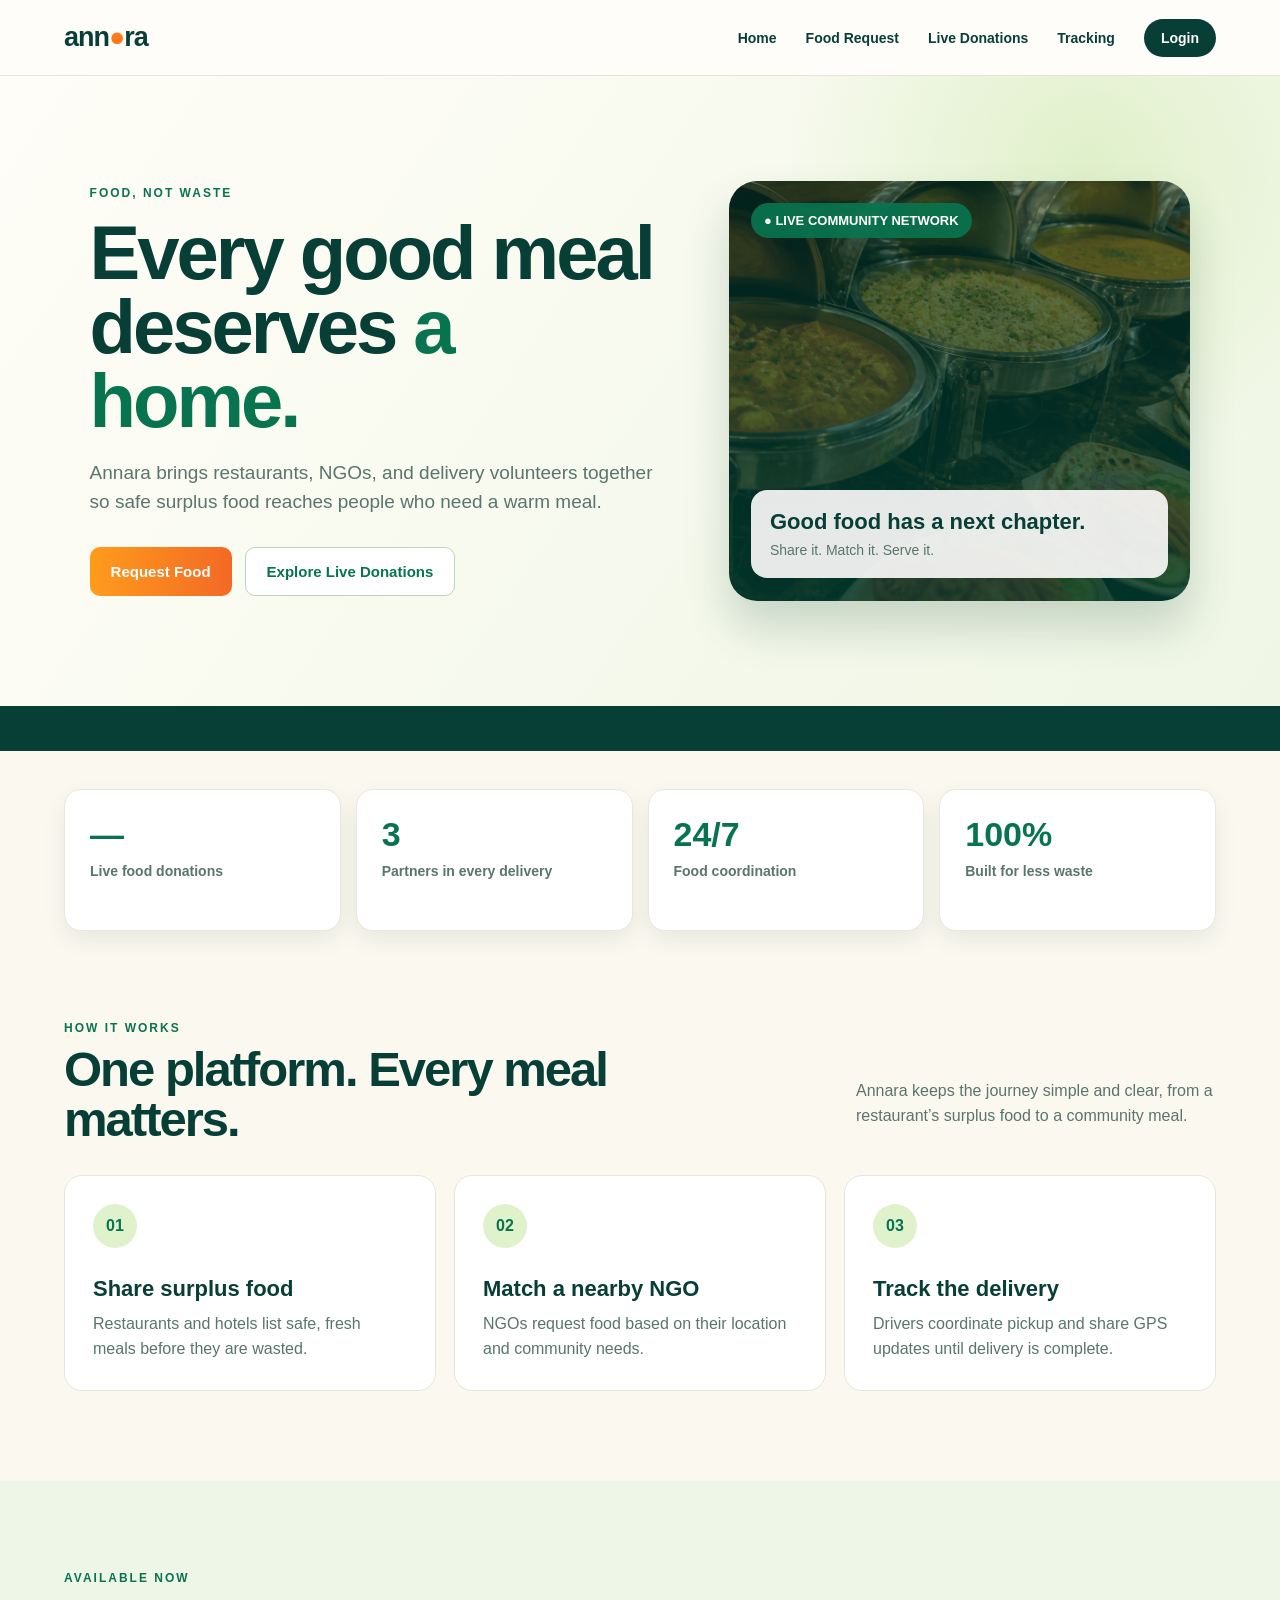
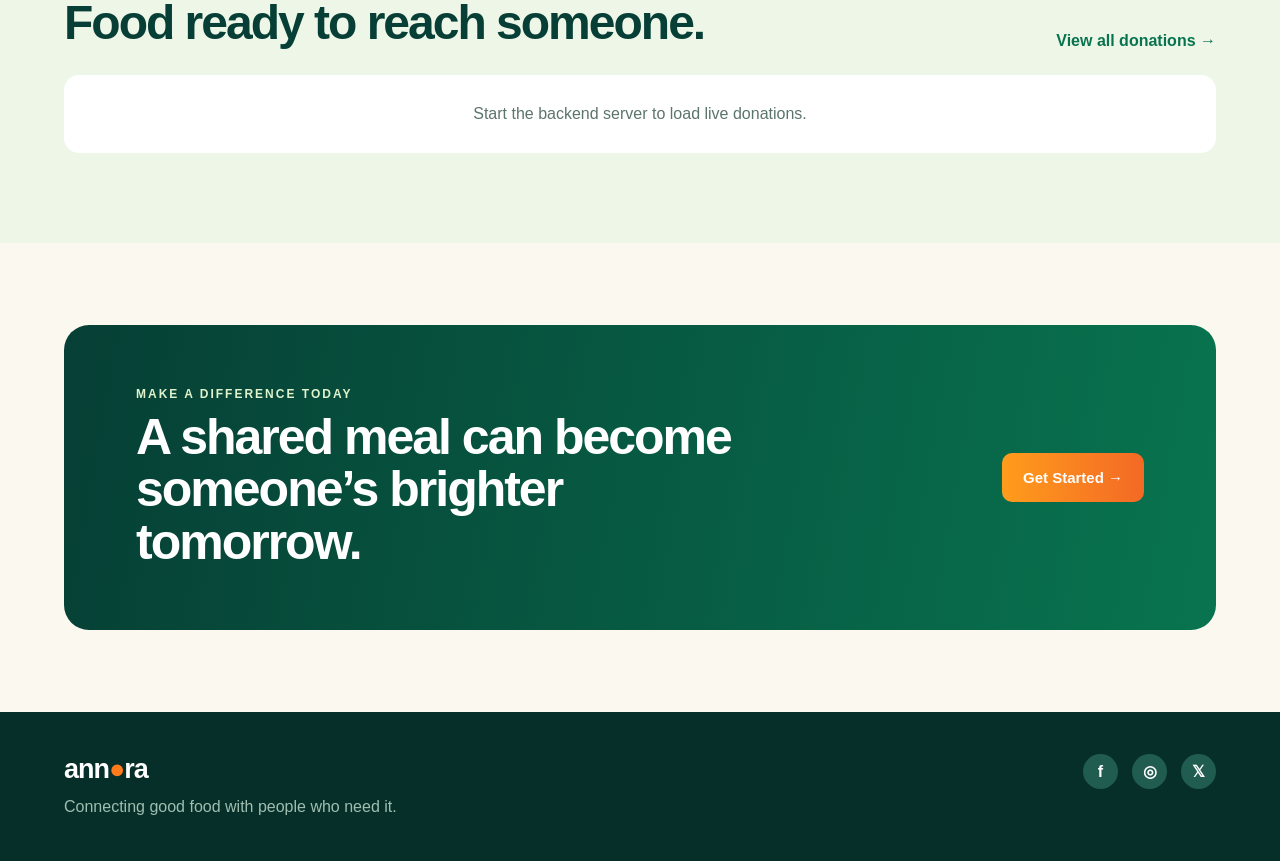
<file: food donation app/index.html>
<!DOCTYPE html>
<html lang="en">
<head>
  <meta charset="UTF-8">
  <meta name="viewport" content="width=device-width, initial-scale=1.0">
  <title>Annara | Food, Not Waste</title>
  

  <style>
    /* Clickable donation cards */

.donation-card {
  cursor: pointer;
  transition: transform 0.25s ease, box-shadow 0.25s ease;
}

.donation-card:hover {
  transform: translateY(-8px);
  box-shadow: 0 18px 30px rgba(23, 59, 50, 0.16);
}

.donation-card:hover .food-image {
  transform: scale(1.04);
}

.donation-card {
  overflow: hidden;
}

.food-image {
  transition: transform 0.35s ease;
}

.claim-button:hover {
  background: var(--green);
  color: white;
}

/* Hotel details popup */

.hotel-modal {
  display: none;
  position: fixed;
  z-index: 200;
  inset: 0;
  align-items: center;
  justify-content: center;
  padding: 20px;
  background: rgba(23, 59, 50, 0.72);
}

.hotel-popup {
  width: 100%;
  max-width: 470px;
  position: relative;
  padding: 30px;
  border-radius: 24px;
  background: #fffefa;
}

.hotel-popup h2 {
  margin-top: 5px;
  font-size: 28px;
}

.hotel-popup p {
  color: var(--muted);
  line-height: 1.55;
}

.hotel-close {
  position: absolute;
  top: 12px;
  right: 17px;
  border: none;
  background: transparent;
  color: var(--muted);
  font-size: 30px;
  cursor: pointer;
}

.hotel-details {
  margin-top: 18px;
  border-radius: 15px;
  background: var(--pale-green);
  padding: 16px;
}

.hotel-details p {
  margin: 7px 0;
  color: var(--dark);
  font-size: 14px;
}
    :root {
      --green: #147556;
      --dark: #173b32;
      --orange: #ee7838;
      --cream: #fcf9f0;
      --muted: #63746d;
      --line: #e5e2d8;
      --pale-green: #edf4e0;
    }

    * {
      box-sizing: border-box;
    }

    html {
      scroll-behavior: smooth;
    }

    body {
      margin: 0;
      background: var(--cream);
      color: var(--dark);
      font-family: Arial, sans-serif;
    }

    button {
      font-family: inherit;
      cursor: pointer;
    }

    .container {
      max-width: 1200px;
      margin: auto;
      padding-left: 30px;
      padding-right: 30px;
    }

    /* Navigation */

    .navbar {
      height: 86px;
      display: flex;
      align-items: center;
      justify-content: space-between;
    }

    .logo {
      color: var(--dark);
      font-size: 28px;
      font-weight: bold;
      letter-spacing: -1px;
      text-decoration: none;
    }

    .logo span {
      color: var(--orange);
      font-size: 14px;
      vertical-align: 4px;
    }

    .nav-links {
      display: flex;
      gap: 28px;
    }

    .nav-links a {
      color: var(--dark);
      font-size: 14px;
      font-weight: bold;
      text-decoration: none;
    }

    .top-search {
      display: flex;
      flex-wrap: nowrap;
      gap: 6px;
      margin: 8px auto 0;
      max-width: 390px;
      width: calc(100% - 40px);
    }

    .top-search input {
      flex: 1 1 170px;
      min-width: 0;
      padding: 9px 10px;
    }

    .top-search select {
      flex: 0 0 105px;
      min-width: 105px;
      padding: 9px 6px;
    }

    .main-button {
      border: none;
      border-radius: 30px;
      background: var(--green);
      color: white;
      padding: 13px 21px;
      font-size: 14px;
      font-weight: bold;
    }

    .main-button:hover {
      background: #0d583f;
    }

    /* Hero */

    .hero {
      min-height: 500px;
      display: grid;
      grid-template-columns: 1.1fr 0.9fr;
      align-items: center;
      gap: 65px;
    }

    .small-title {
      margin: 0 0 12px;
      color: var(--green);
      font-size: 12px;
      font-weight: bold;
      letter-spacing: 1.3px;
    }

    .hero h1 {
      max-width: 630px;
      margin: 0;
      font-size: 70px;
      line-height: 0.98;
      letter-spacing: -4px;
    }

    .hero h1 span {
      color: var(--orange);
    }

    .hero-description {
      max-width: 540px;
      margin: 24px 0 28px;
      color: var(--muted);
      font-size: 18px;
      line-height: 1.5;
    }

    /* Tracking Card */

    .tracking-card {
      height: 360px;
      position: relative;
      overflow: hidden;
      padding: 30px;
      border-radius: 30px;
      background: linear-gradient(135deg, #dff0ce, #f5d991);
      box-shadow: 0 20px 42px rgba(23, 59, 50, 0.13);
    }

    .tracking-card::before {
      content: "";
      width: 500px;
      height: 140px;
      position: absolute;
      left: -100px;
      bottom: 5px;
      border: 11px solid rgba(255, 255, 255, 0.42);
      border-radius: 50%;
      transform: rotate(-17deg);
    }

    .tracking-label {
      margin: 0;
      font-size: 11px;
      font-weight: bold;
      letter-spacing: 1px;
    }

    .tracking-card h2 {
      margin-top: 11px;
      font-size: 27px;
    }

    .map-route {
      width: 62%;
      position: absolute;
      top: 62%;
      left: 18%;
      border-top: 3px dashed var(--green);
      transform: rotate(7deg);
    }

    .map-point {
      z-index: 2;
      width: 57px;
      height: 57px;
      position: absolute;
      display: flex;
      align-items: center;
      justify-content: center;
      border-radius: 50%;
      background: white;
      box-shadow: 0 6px 13px rgba(0, 0, 0, 0.14);
      font-size: 27px;
    }

    .restaurant-point {
      top: 52%;
      left: 19%;
    }

    .home-point {
      top: 36%;
      right: 19%;
    }

    .rider-point {
      top: 67%;
      left: 49%;
      border: 4px solid white;
      background: var(--orange);
    }

    .track-button {
      z-index: 3;
      position: absolute;
      bottom: 22px;
      left: 28px;
      border: none;
      border-radius: 30px;
      background: white;
      color: var(--green);
      padding: 12px 17px;
      font-size: 13px;
      font-weight: bold;
    }

    .eta-box {
      position: absolute;
      right: 25px;
      bottom: 24px;
      border-radius: 15px;
      background: var(--dark);
      color: white;
      padding: 13px 16px;
      font-size: 13px;
    }

    .online-dot {
      width: 9px;
      height: 9px;
      display: inline-block;
      margin-right: 7px;
      border-radius: 50%;
      background: #b9d76e;
    }

    /* Statistics */

    .statistics {
      background: var(--dark);
      color: white;
    }

    .statistics-grid {
      max-width: 1200px;
      margin: auto;
      display: grid;
      grid-template-columns: repeat(4, 1fr);
    }

    .stat-box {
      padding: 30px;
      border-left: 1px solid #406157;
    }

    .stat-box:first-child {
      border-left: none;
    }

    .stat-box h2 {
      margin: 0;
      font-size: 30px;
    }

    .stat-box p {
      margin-bottom: 0;
      color: #bdd0c3;
      font-size: 13px;
    }

    /* Donations */

    .section {
      padding-top: 78px;
      padding-bottom: 78px;
    }

    .section h2 {
      margin: 0 0 26px;
      font-size: 38px;
      letter-spacing: -2px;
    }

    .donation-grid {
      display: grid;
      grid-template-columns: repeat(3, 1fr);
      gap: 20px;
    }

    .donation-card {
      padding: 16px;
      border: 1px solid var(--line);
      border-radius: 22px;
      background: #fffefa;
    }

    .food-image {
      width: 100%;
      height: 165px;
      display: block;
      border-radius: 14px;
      object-fit: cover;
      background: #f6dfac;
    }

    .status {
      display: inline-block;
      margin-top: 16px;
      border-radius: 30px;
      background: #e6f1d9;
      color: var(--green);
      padding: 6px 9px;
      font-size: 10px;
      font-weight: bold;
    }

    .urgent {
      background: #feeadc;
      color: #ad5529;
    }

    .donation-card h3 {
      margin: 13px 0 5px;
      font-size: 18px;
    }

    .donation-card p {
      margin: 5px 0;
      color: var(--muted);
      font-size: 13px;
    }

    .claim-button {
      width: 100%;
      margin-top: 15px;
      border: 1px solid #b8d7c8;
      border-radius: 10px;
      background: white;
      color: var(--green);
      padding: 11px;
      font-weight: bold;
    }

    /* How It Works */

    .how-section {
      background: var(--pale-green);
    }

    .steps {
      display: grid;
      grid-template-columns: repeat(3, 1fr);
      gap: 17px;
    }

    .step {
      padding: 24px;
      border-radius: 18px;
      background: white;
    }

    .step-number {
      width: 36px;
      height: 36px;
      display: flex;
      align-items: center;
      justify-content: center;
      border-radius: 50%;
      background: var(--orange);
      color: white;
      font-weight: bold;
    }

    .step h3 {
      margin: 14px 0 7px;
    }

    .step p {
      color: var(--muted);
      font-size: 14px;
      line-height: 1.45;
    }

    /* Footer */

    .footer {
      display: flex;
      flex-wrap: wrap;
      gap: 14px 24px;
      justify-content: space-between;
      padding-top: 28px;
      padding-bottom: 38px;
      color: var(--muted);
      font-size: 13px;
    }

    .social-links {
      display: flex;
      flex-wrap: wrap;
      gap: 12px;
    }

    .social-links a {
      color: var(--green);
      font-weight: 700;
      text-decoration: none;
    }

    .social-links a:hover,
    .social-links a:focus-visible {
      text-decoration: underline;
    }

    .social-links a {
      align-items: center;
      background: #e9f2ee;
      border-radius: 50%;
      display: inline-flex;
      height: 36px;
      justify-content: center;
      text-decoration: none;
      width: 36px;
    }

    .social-links a:hover,
    .social-links a:focus-visible {
      background: var(--green);
      color: #fff;
      outline: none;
    }

    .social-links svg {
      fill: currentColor;
      height: 18px;
      width: 18px;
    }

    /* Live Tracking Popup */

    .tracking-modal {
      display: none;
      position: fixed;
      z-index: 100;
      inset: 0;
      align-items: center;
      justify-content: center;
      padding: 20px;
      background: rgba(23, 59, 50, 0.72);
    }

    .tracking-popup {
      width: 100%;
      max-width: 650px;
      max-height: calc(100vh - 40px);
      position: relative;
      overflow-y: auto;
      padding: 30px;
      border-radius: 25px;
      background: #fffefa;
    }

    .tracking-popup h2 {
      margin-top: 5px;
      font-size: 30px;
    }

    .close-button {
      position: absolute;
      z-index: 2;
      top: 13px;
      right: 18px;
      width: 42px;
      height: 42px;
      border: none;
      border-radius: 50%;
      background: transparent;
      color: var(--muted);
      font-size: 30px;
      line-height: 1;
      cursor: pointer;
    }

    .live-map {
      height: 240px;
      position: relative;
      overflow: hidden;
      margin: 22px 0;
      border-radius: 19px;
      background: linear-gradient(145deg, #dcefc9, #f8dd96);
    }

    .restaurant-map {
      border: 0;
      border-radius: 14px;
      height: 220px;
      margin: 12px 0 4px;
      width: 100%;
    }

    .map-link {
      color: var(--green);
      display: inline-block;
      font-weight: 700;
      margin: 4px 0 14px;
    }

    .live-route {
      width: 76%;
      height: 8px;
      position: absolute;
      top: 49%;
      left: 12%;
      border-radius: 20px;
      background: rgba(20, 117, 86, 0.2);
    }

    .live-progress {
      width: 48%;
      height: 100%;
      border-radius: 20px;
      background: var(--green);
      transition: width 0.8s ease;
    }

    .live-icon {
      width: 52px;
      height: 52px;
      position: absolute;
      top: 39%;
      display: flex;
      align-items: center;
      justify-content: center;
      border-radius: 50%;
      background: white;
      box-shadow: 0 5px 12px rgba(0, 0, 0, 0.14);
      font-size: 25px;
    }

    .live-start {
      left: 8%;
    }

    .live-home {
      right: 8%;
    }

    .live-rider {
      left: 45%;
      border: 4px solid white;
      background: var(--orange);
      transition: left 0.8s ease;
    }

    .trip-information {
      display: flex;
      justify-content: space-between;
      border-radius: 14px;
      background: var(--pale-green);
      padding: 15px;
    }

    .trip-information small {
      display: block;
      margin-bottom: 4px;
      color: var(--muted);
    }

    .live-note {
      color: var(--green);
      font-size: 13px;
      font-weight: bold;
    }

    @media (max-width: 760px) {
      .container {
        padding-left: 20px;
        padding-right: 20px;
      }

      .nav-links {
        display: none;
      }

      .navbar {
        flex-wrap: wrap;
        height: auto;
        padding-top: 14px;
        padding-bottom: 14px;
      }

      .top-search {
        margin: 0;
        max-width: none;
        width: 100%;
      }

      .hero {
        min-height: auto;
        grid-template-columns: 1fr;
        gap: 35px;
        padding-top: 35px;
        padding-bottom: 48px;
      }

      .hero h1 {
        font-size: 50px;
        letter-spacing: -3px;
      }

      .tracking-card {
        height: 300px;
      }

      .statistics-grid {
        grid-template-columns: 1fr 1fr;
      }

      .stat-box:nth-child(3) {
        border-left: none;
      }

      .donation-grid,
      .steps {
        grid-template-columns: 1fr;
      }

      .section {
        padding-top: 58px;
        padding-bottom: 58px;
      }

      .footer {
        display: block;
      }

      .footer span {
        display: block;
        margin-top: 7px;
      }
    }
    /* Fix hotel-card grid */

.donation-grid {
  display: grid !important;
  grid-template-columns: repeat(3, minmax(0, 1fr)) !important;
  gap: 20px !important;
  align-items: start !important;
}

.donation-card {
  width: 100% !important;
  grid-column: auto !important;
  grid-row: auto !important;
  position: static !important;
}
/* Hotel names and locations column */

.hotel-list-card {
  min-height: 100%;
  padding: 20px;
  border: 1px solid var(--line);
  border-radius: 22px;
  background: #fffefa;
}

.hotel-list-card h3 {
  margin: 5px 0 6px;
  font-size: 22px;
}

.hotel-list-text {
  margin-bottom: 16px;
  color: var(--muted);
  font-size: 13px;
  line-height: 1.4;
}

.hotel-row {
  width: 100%;
  display: flex;
  align-items: center;
  gap: 10px;
  margin-top: 10px;
  border: 1px solid #e1e7dc;
  border-radius: 12px;
  background: white;
  padding: 12px;
  text-align: left;
  transition: 0.2s;
}

.hotel-row:hover {
  border-color: var(--green);
  background: #edf4e0;
  transform: translateX(4px);
}

.hotel-row span {
  font-size: 22px;
}

.hotel-row div {
  flex: 1;
}

.hotel-row b {
  display: block;
  color: var(--dark);
  font-size: 14px;
}

.hotel-row small {
  color: var(--muted);
  font-size: 11px;
}

.hotel-row strong {
  color: var(--green);
  font-size: 22px;
}
/* Fix empty spaces between food cards */

.donation-grid {
  display: block !important;
  column-count: 3;
  column-gap: 20px;
}

.donation-card,
.hotel-list-card {
  width: 100% !important;
  display: inline-block !important;
  margin: 0 0 20px;
  break-inside: avoid;
  vertical-align: top;
}

@media (max-width: 900px) {
  .donation-grid {
    column-count: 2;
  }
}

@media (max-width: 600px) {
  .donation-grid {
    column-count: 1;
  }
}

@media (min-width: 901px) {
  .donation-grid {
    column-count: 2;
  }
}
.social-links {
  display: flex;
  flex-wrap: wrap;
  gap: 12px;
}

.social-links a {
  color: #167055;
  font-weight: 700;
  text-decoration: none;
}

.social-links a:hover {
  text-decoration: underline;
}
.social-links {
  display: flex;
  gap: 12px;
}

.social-links a {
  align-items: center;
  background: #e9f2ee;
  border-radius: 50%;
  color: #167055;
  display: inline-flex;
  font-size: 20px;
  font-weight: bold;
  height: 36px;
  justify-content: center;
  text-decoration: none;
  width: 36px;
}

.social-links a:hover {
  background: #167055;
  color: white;
}

.social-links svg {
  fill: currentColor;
  height: 18px;
  width: 18px;
}
.hotel-map-links {
  display: grid;
  gap: 10px;
  margin-top: 20px;
}

.hotel-map-links a {
  background: #e9f2ee;
  border-radius: 8px;
  color: #167055;
  font-weight: bold;
  padding: 12px;
  text-decoration: none;
}

.hotel-map-links a:hover {
  background: #167055;
  color: white;
}

.board-filters {
  display: flex;
  flex-wrap: wrap;
  gap: 12px;
  margin: 20px 0;
}

.board-filters input,
.board-filters select {
  background: #fff;
  border: 1px solid #cfd8d3;
  border-radius: 8px;
  font: inherit;
  padding: 12px;
}

.board-filters input {
  flex: 1 1 260px;
}.board-filters {
  display: flex;
  flex-wrap: wrap;
  gap: 12px;
  margin: 20px 0;
}

.board-filters input,
.board-filters select {
  background: #fff;
  border: 1px solid #cfd8d3;
  border-radius: 8px;
  font: inherit;
  padding: 12px;
}

.board-filters input {
  flex: 1 1 260px;
}

.board-filters.top-search {
  justify-content: center;
  margin: 12px auto 0;
}

.published-section {
  display: block;
  margin: 38px 0 28px;
}

#donationList {
  column-count: auto !important;
  display: grid !important;
  grid-template-columns: repeat(2, minmax(0, 1fr)) !important;
  gap: 24px;
}

#donationList:not(:empty) {
  margin-bottom: 28px;
}

.published-section .impact-card {
  display: none;
}

.donation-form {
  width: 100%;
  max-width: 760px;
  margin: 28px auto 40px;
  padding: 28px;
  border: 1px solid #e4e9e6;
  border-radius: 20px;
  background: #ffffff;
  box-shadow: 0 12px 28px rgba(23, 59, 50, 0.06);
}

.donation-form-title {
  display: block;
  margin-bottom: 18px;
  font-size: 22px;
}

.donation-form-grid {
  display: grid;
  grid-template-columns: repeat(2, minmax(0, 1fr));
  gap: 14px;
}

.donation-form input,
.donation-form select,
.donation-form textarea {
  width: 100%;
  padding: 13px;
  border: 1px solid #cfd8d3;
  border-radius: 10px;
  font: inherit;
}

.donation-form .form-full {
  grid-column: 1 / -1;
}

.donation-form textarea {
  min-height: 100px;
  resize: vertical;
}

.donation-form label {
  color: var(--muted);
  font-size: 14px;
}

.donation-form-actions {
  display: flex;
  align-items: center;
  gap: 14px;
  margin-top: 18px;
}

.donation-form-actions small {
  color: var(--muted);
  line-height: 1.4;
}

.impact-card {
  background: #f0f7ee;
  border: 1px solid #d7e7da;
  border-radius: 22px;
  color: var(--dark);
  display: flex;
  flex-direction: column;
  justify-content: center;
  padding: 32px;
}

.impact-card .impact-icon {
  align-items: center;
  background: #dcefcf;
  border-radius: 50%;
  display: flex;
  font-size: 25px;
  height: 52px;
  justify-content: center;
  margin-bottom: 16px;
  width: 52px;
}

.impact-card h3 {
  font-size: 27px;
  line-height: 1.1;
  margin: 0 0 12px;
}

.impact-card p {
  line-height: 1.55;
  margin: 0 0 22px;
}

.impact-steps {
  display: grid;
  gap: 8px;
  margin: 0 0 22px;
}

.impact-steps span {
  background: #fffefa;
  border-radius: 9px;
  color: var(--green);
  font-size: 13px;
  font-weight: 700;
  padding: 9px 11px;
}

.impact-card .impact-button {
  align-self: flex-start;
}

@media (max-width: 800px) {
  .published-section {
    grid-template-columns: 1fr;
  }

  #donationList {
    grid-template-columns: 1fr !important;
  }

  .donation-form-grid {
    grid-template-columns: 1fr;
  }

  .donation-form .form-full {
    grid-column: auto;
  }

  .donation-form-actions {
    align-items: stretch;
    flex-direction: column;
  }
}
  </style>
</head>

<body>

  <!-- Open the redesigned NGO Food Request page from the project home URL. -->
  <script>
    if (!window.location.hash) {
      window.location.replace("home.html");
    }
  </script>

  <nav class="container navbar">
    <a href="#" class="logo">ann<span>●</span>ra</a>

    <div class="nav-links">
      <a href="#donations">Live Donations</a>
      <a href="food-request.html">Food Request</a>
      <a href="#how">How It Works</a>
      <a href="login.html">Login</a>
    </div>

    <button
  class="main-button"
  onclick="document.getElementById('donations').scrollIntoView({ behavior: 'smooth' })"
>
  Donate Food
</button>
  </nav>

  <div class="board-filters top-search" aria-label="Search food donations">
    <input id="donationSearch" type="search" placeholder="Search food or hotel" oninput="filterDonationCards()">
    <select id="cityFilter" aria-label="Filter donations by city" onchange="filterDonationCards()">
      <option value="">All cities</option>
      <option value="bengaluru">Bengaluru</option>
      <option value="kolkata">Kolkata</option>
      <option value="new delhi">New Delhi</option>
    </select>
  </div>

  <main>

    <section class="container hero">
      <div>
        <p class="small-title">FOOD, NOT WASTE</p>

        <h1>
          Every good meal deserves
          <span>a home.</span>
        </h1>

        <p class="hero-description">
          Annara connects restaurants and hotels with NGOs, old-age homes,
          child shelters, and volunteers—so surplus food reaches people
          who need it.
        </p>

        <button class="main-button" onclick="goToDonations()">
          See Food Near You →
        </button>
      </div>

      <div class="tracking-card">
        <p class="tracking-label">LIVE COORDINATION</p>
        <h2>12 pickups in motion</h2>

        <div class="map-route"></div>

        <div class="map-point restaurant-point">🍛</div>
        <div class="map-point home-point">🏠</div>
        <div class="map-point rider-point">🛵</div>

        <button class="track-button" onclick="openTracking()">
          Track Ravi Live →
        </button>

        <div class="eta-box">
          <span class="online-dot"></span>
          Ravi is <span id="heroMinutes">8</span> minutes away
        </div>
      </div>
    </section>

    <section class="statistics">
      <div class="statistics-grid">
        <div class="stat-box">
          <h2>2,480</h2>
          <p>Meals redirected this week</p>
        </div>

        <div class="stat-box">
          <h2>126</h2>
          <p>Restaurant & hotel partners</p>
        </div>

        <div class="stat-box">
          <h2>84</h2>
          <p>Verified NGOs & homes</p>
        </div>

        <div class="stat-box">
          <h2>1.8 t</h2>
          <p>Food waste prevented</p>
        </div>
      </div>
    </section>

    <section class="container section" id="donations">
      <p class="small-title">LIVE FOOD BOARD</p>
      <h2>Good food, ready to go.</h2>
      <div class="hotel-map-links">
  <a href="https://www.google.com/maps/search/?api=1&query=JW+Marriott+Hotel+Bengaluru" target="_blank">JW Marriott Hotel, Bengaluru</a>

  <a href="https://www.google.com/maps/search/?api=1&query=ITC+Gardenia+Bengaluru" target="_blank">ITC Gardenia, Bengaluru</a>

  <a href="https://www.google.com/maps/search/?api=1&query=The+Oberoi+Bengaluru" target="_blank">The Oberoi, Bengaluru</a>

  <a href="https://www.google.com/maps/search/?api=1&query=Taj+West+End+Bengaluru" target="_blank">Taj West End, Bengaluru</a>

  <a href="https://www.google.com/maps/search/?api=1&query=The+Leela+Palace+Bengaluru" target="_blank">The Leela Palace, Bengaluru</a>

  <a href="https://www.google.com/maps/search/?api=1&query=Taj+Bengal+Kolkata" target="_blank">Taj Bengal, Kolkata</a>

  <a href="https://www.google.com/maps/search/?api=1&query=ITC+Sonar+Kolkata" target="_blank">ITC Sonar, Kolkata</a>
</div>

      <form class="donation-form" onsubmit="event.preventDefault(); addDonation();">
        <strong class="donation-form-title">List a new food donation</strong>
        <div class="donation-form-grid">
        <input class="form-full" id="foodName" type="text" placeholder="Food available, e.g. vegetable meals" required>
        <select id="foodType" required>
          <option value="">Food type</option>
          <option value="vegetarian">Vegetarian</option>
          <option value="vegan">Vegan</option>
          <option value="non-vegetarian">Non-vegetarian</option>
          <option value="mixed">Mixed</option>
        </select>
        <input id="mealCount" type="number" min="1" placeholder="Number of meals" required>
        <textarea class="form-full" id="foodDescription" rows="3" placeholder="Short description: dishes, packaging, and allergy information"></textarea>
        <input id="hotelName" type="text" placeholder="Hotel or restaurant name" required>
        <input id="donationCity" type="text" placeholder="City, e.g. Bengaluru" required>
        <input class="form-full" id="pickupAddress" type="text" placeholder="Pickup address" required>
        <label class="form-full">Pickup before
          <input id="pickupBefore" type="datetime-local" required>
        </label>
        </div>
        <div class="donation-form-actions">
        <button class="main-button" type="submit">Publish donation</button>
        <small>Sign in first to publish. New donations appear below for all visitors.</small>
        </div>
      </form>

      <section class="published-section" aria-label="Newly published donations and impact message">
        <div>
          <h3 style="margin:0 0 16px;">Available food donations</h3>
          <div id="donationList" class="donation-grid" aria-live="polite"></div>
        </div>

        <aside class="impact-card">
          <div class="impact-icon" aria-hidden="true">❤</div>
          <p class="small-title">FOOD, NOT WASTE</p>
          <h3>Good food has a next chapter.</h3>
          <p>A simple food donation can connect a restaurant, a volunteer, and a neighbour who needs a warm meal.</p>
          <div class="impact-steps" aria-label="How a donation helps">
            <span>1 · Share surplus food</span>
            <span>2 · Match a nearby volunteer</span>
            <span>3 · Serve a warm meal</span>
          </div>
          <button class="main-button impact-button" type="button" onclick="document.getElementById('foodName').focus(); document.getElementById('foodName').scrollIntoView({ behavior: 'smooth', block: 'center' });">List surplus food</button>
        </aside>
      </section>

      <div class="donation-grid">

        <article class="donation-card">
          <img
            class="food-image"
            src="images/vegetarian-thali.png"
            alt="Fresh vegetarian thali"
          >

          <span class="status">AVAILABLE NOW</span>
          <h3>Fresh vegetarian thalis</h3>
          <p>Taj West End, Bengaluru</p>
          <p><b>45 meals</b> · Safe until 9:30 PM</p>

          <button class="claim-button">Claim Donation</button>
        </article>

        <article class="donation-card">
          <img
            class="food-image"
            src="images/vegetarian-buffet.png"
            alt="Hotel buffet"
          >

          <span class="status">AVAILABLE NOW</span>
          <h3>Mixed buffet portions</h3>
          <p>Green Path Hotel, Bengaluru</p>
          <p><b>28 meals</b> · Safe until 10:00 PM</p>

          <button class="claim-button">Claim Donation</button>
        </article>

        <article class="donation-card">
          <img
            class="food-image"
            src="https://images.unsplash.com/photo-1509440159596-0249088772ff?auto=format&fit=crop&w=900&q=80"
            alt="Fresh bread"
          >

          <span class="status urgent">30 MINUTES LEFT</span>
          <div class="hotel-list-card">
  <p class="small-title">PARTNER HOTELS</p>
  <h3>Hotels near you</h3>
  <p class="hotel-list-text">
    Click a hotel to view its available food donations.
  </p>

  <button
    class="hotel-row"
    onclick="alert('Taj West End, Bengaluru: 45 vegetarian meals available')"
  >
    <span>🏨</span>
    <div>
      <b>Taj West End</b>
      <small>Bengaluru, Karnataka</small>
    </div>
    <strong>›</strong>
  </button>

  <button
    class="hotel-row"
    onclick="alert('ITC Gardenia, Bengaluru: 55 biryani meals available')"
  >
    <span>🏨</span>
    <div>
      <b>ITC Gardenia</b>
      <small>Bengaluru, Karnataka</small>
    </div>
    <strong>›</strong>
  </button>

  <button
    class="hotel-row"
    onclick="alert('Taj Bengal, Kolkata: 42 dinner meals available')"
  >
    <span>🏨</span>
    <div>
      <b>Taj Bengal</b>
      <small>Kolkata, West Bengal</small>
    </div>
    <strong>›</strong>
  </button>

  <button
    class="hotel-row"
    onclick="alert('The Leela Palace, New Delhi: 80 meals available')"
  >
    <span>🏨</span>
    <div>
      <b>The Leela Palace</b>
      <small>New Delhi, Delhi</small>
    </div>
    <strong>›</strong>
  </button>
</div>
  <img
    class="food-image"
    src="https://images.unsplash.com/photo-1585937421612-70a008356fbe?auto=format&fit=crop&w=900&q=80"
    alt="Biryani food"
  >
  <span class="status">AVAILABLE NOW</span>
  <h3>Veg biryani and curry meals</h3>
  <p>ITC Gardenia, Bengaluru</p>
  <p><b>55 meals</b> · Safe until 9:45 PM</p>
  <button class="claim-button" onclick="alert('Donation claimed from ITC Gardenia')">
    Claim Donation
  </button>
</article>

<article class="donation-card">
  <img
    class="food-image"
    src="https://images.unsplash.com/photo-1547592180-85f173990554?auto=format&fit=crop&w=900&q=80"
    alt="Fresh hotel food"
  >
  <span class="status">AVAILABLE NOW</span>
  <h3>Fresh breakfast buffet</h3>
  <p>The Oberoi, Bengaluru</p>
  <p><b>35 meals</b> · Safe until 10:15 PM</p>
  <button class="claim-button" onclick="alert('Donation claimed from The Oberoi')">
    Claim Donation
  </button>
</article>

<article class="donation-card">
  <img
    class="food-image"
    src="images/rice-dal-vegetables.png"
    alt="Rice and vegetable meal"
  >
  <span class="status">AVAILABLE NOW</span>
  <h3>Rice, dal and vegetable meals</h3>
  <p>JW Marriott, Bengaluru</p>
  <p><b>70 meals</b> · Safe until 10:30 PM</p>
  <button class="claim-button" onclick="alert('Donation claimed from JW Marriott')">
    Claim Donation
  </button>
</article>

<article class="donation-card">
  <img
    class="food-image"
    src="images/vegetarian-dinner.png"
    alt="Vegetarian dinner"
  >
  <span class="status">AVAILABLE NOW</span>
  <h3>Fresh vegetarian dinner</h3>
  <p>Taj Bengal, Kolkata</p>
  <p><b>42 meals</b> · Safe until 9:30 PM</p>
  <button class="claim-button" onclick="alert('Donation claimed from Taj Bengal')">
    Claim Donation
  </button>
</article>

<article class="donation-card">
  <img
    class="food-image"
    src="https://images.unsplash.com/photo-1482049016688-2d3e1b311543?auto=format&fit=crop&w=900&q=80"
    alt="Sandwiches and bakery food"
  >
  <span class="status urgent">30 MINUTES LEFT</span>
  <h3>Bakery items and sandwiches</h3>
  <p>The Park, Kolkata</p>
  <p><b>60 meals</b> · Safe until 8:50 PM</p>
  <button class="claim-button" onclick="alert('Donation claimed from The Park')">
    Claim Donation
  </button>
</article>

<article class="donation-card">
  <img
    class="food-image"
    src="https://images.unsplash.com/photo-1504674900247-0877df9cc836?auto=format&fit=crop&w=900&q=80"
    alt="Fresh buffet food"
  >
  <span class="status">AVAILABLE NOW</span>
  <h3>Fresh buffet food</h3>
  <p>ITC Sonar, Kolkata</p>
  <p><b>48 meals</b> · Safe until 10:00 PM</p>
  <button class="claim-button" onclick="alert('Donation claimed from ITC Sonar')">
    Claim Donation
  </button>
</article>

<article class="donation-card">
  <img
    class="food-image"
    src="https://images.unsplash.com/photo-1547592180-85f173990554?auto=format&fit=crop&w=900&q=80&sat=-20"
    alt="Curry meal"
  >
  <span class="status">AVAILABLE NOW</span>
  <h3>Roti, rice and curry meals</h3>
  <p>The Leela Palace, New Delhi</p>
  <p><b>80 meals</b> · Safe until 10:20 PM</p>
  <button class="claim-button" onclick="alert('Donation claimed from The Leela Palace')">
    Claim Donation
  </button>
</article>
        </article>

      </div>
    </section>

    <section class="how-section" id="how">
      <div class="container section">
        <p class="small-title">HOW ANNARA WORKS</p>
        <h2>Simple for people. Smart behind the scenes.</h2>

        <div class="steps">
          <div class="step">
            <div class="step-number">1</div>
            <h3>Hotel adds food</h3>
            <p>
              Restaurants and hotels list safe surplus food with quantity
              and pickup time.
            </p>
          </div>

          <div class="step">
            <div class="step-number">2</div>
            <h3>NGOs get notified</h3>
            <p>
              Nearby verified NGOs, shelters, and old-age homes receive
              a live food alert.
            </p>
          </div>

          <div class="step">
            <div class="step-number">3</div>
            <h3>Volunteer delivers</h3>
            <p>
              A volunteer picks up the food and updates delivery status.
            </p>
          </div>
        </div>
      </div>
    </section>

  </main>

  <footer class="container footer">
    <span>© 2026 Annara · Food, not waste.</span>
    <span>Built for communities across India.</span>
    <nav class="social-links" aria-label="Social media and contact links">
      <a href="https://www.facebook.com/JWMarriottHotelBengaluru/" target="_blank" rel="noopener noreferrer" aria-label="Facebook">f</a>
      <a href="https://instagram.com/your-handle" target="_blank" rel="noopener noreferrer" aria-label="Instagram">
        <svg viewBox="0 0 24 24" aria-hidden="true"><path d="M7 2h10a5 5 0 0 1 5 5v10a5 5 0 0 1-5 5H7a5 5 0 0 1-5-5V7a5 5 0 0 1 5-5Zm0 2a3 3 0 0 0-3 3v10a3 3 0 0 0 3 3h10a3 3 0 0 0 3-3V7a3 3 0 0 0-3-3H7Zm5 3.5A4.5 4.5 0 1 1 7.5 12 4.5 4.5 0 0 1 12 7.5Zm0 2A2.5 2.5 0 1 0 14.5 12 2.5 2.5 0 0 0 12 9.5Z"/></svg>
      </a>
      <a href="https://x.com/your-handle" target="_blank" rel="noopener noreferrer" aria-label="X (Twitter)">𝕏</a>
      <a href="mailto:your-email@gmail.com" aria-label="Gmail">✉</a>
    </nav>
  </footer>
    

  <div class="tracking-modal" id="trackingModal">
    <div class="tracking-popup">
      <button class="close-button" type="button" aria-label="Close tracking" onclick="closeTracking()">×</button>

      <p class="small-title">LIVE PICKUP TRACKING</p>
      <h2>Ravi is on the way</h2>

      <p id="trackingLocation"><b>Pickup location:</b> JW Marriott Hotel Bengaluru</p>
      <iframe id="restaurantMap" class="restaurant-map" title="Restaurant pickup location" src="https://www.google.com/maps?q=JW%20Marriott%20Hotel%20Bengaluru&output=embed" loading="lazy"></iframe>
      <a id="openGoogleMap" class="map-link" href="https://www.google.com/maps/search/?api=1&query=JW%20Marriott%20Hotel%20Bengaluru" target="_blank" rel="noopener noreferrer">Open this location in Google Maps ↗</a>

      <div class="live-map">
        <div class="live-route">
          <div class="live-progress" id="liveProgress"></div>
        </div>

        <div class="live-icon live-start">🍛</div>
        <div class="live-icon live-rider" id="liveRider">🛵</div>
        <div class="live-icon live-home">🏠</div>
      </div>

      <div class="trip-information">
        <div>
          <small>Pickup volunteer</small>
          <b>Ravi Kumar</b>
        </div>

        <div>
          <small>Estimated arrival</small>
          <b><span id="modalMinutes">8</span> minutes</b>
        </div>
      </div>

      <p class="live-note">
        <span class="online-dot"></span>
        Live location is updating
      </p>
    </div>
  </div>

  <script>
    let minutesLeft = 8;
    let trackingTimer;

    function goToDonations() {
      document.getElementById("donations").scrollIntoView({
        behavior: "smooth"
      });
    }

    function openTracking(restaurant = "JW Marriott Hotel Bengaluru", city = "Bengaluru") {
      document.getElementById("trackingModal").style.display = "flex";
      const location = restaurant + ", " + city;
      document.getElementById("trackingLocation").innerHTML = "<b>Pickup location:</b> " + location;
      document.getElementById("restaurantMap").src = "https://www.google.com/maps?q=" + encodeURIComponent(location) + "&output=embed";
      document.getElementById("openGoogleMap").href = "https://www.google.com/maps/search/?api=1&query=" + encodeURIComponent(location);

      minutesLeft = 8;
      updateTracking();

      clearInterval(trackingTimer);

      trackingTimer = setInterval(function () {
        if (minutesLeft > 1) {
          minutesLeft--;
          updateTracking();
        } else {
          clearInterval(trackingTimer);
        }
      }, 2000);
    }

    function closeTracking() {
      document.getElementById("trackingModal").style.display = "none";
      clearInterval(trackingTimer);
    }

    function updateTracking() {
      const progress = 48 + ((8 - minutesLeft) * 7);

      document.getElementById("liveProgress").style.width = progress + "%";
      document.getElementById("liveRider").style.left =
        (10 + progress * 0.73) + "%";

      document.getElementById("modalMinutes").innerText = minutesLeft;
      document.getElementById("heroMinutes").innerText = minutesLeft;
      
    const extraHotels = [
  {
    hotel: "ITC Gardenia",
    city: "Bengaluru",
    food: "Veg biryani and curry meals",
    meals: 55,
    time: "9:45 PM",
    image: "https://images.unsplash.com/photo-1585937421612-70a008356fbe?auto=format&fit=crop&w=900&q=80"
  },
  {
    hotel: "The Oberoi",
    city: "Bengaluru",
    food: "Fresh breakfast buffet",
    meals: 35,
    time: "10:15 PM",
    image: "https://images.unsplash.com/photo-1547592180-85f173990554?auto=format&fit=crop&w=900&q=80"
  },
  {
    hotel: "JW Marriott",
    city: "Bengaluru",
    food: "Rice, dal and vegetable meals",
    meals: 70,
    time: "10:30 PM",
    image: "images/rice-dal-vegetables.png"
  },
  {
    hotel: "Taj Bengal",
    city: "Kolkata",
    food: "Fresh vegetarian dinner",
    meals: 42,
    time: "9:30 PM",
    image: "images/vegetarian-dinner.png"
  },
  {
    hotel: "The Park",
    city: "Kolkata",
    food: "Bakery items and sandwiches",
    meals: 60,
    time: "8:50 PM",
    image: "https://images.unsplash.com/photo-1482049016688-2d3e1b311543?auto=format&fit=crop&w=900&q=80"
  },
  {
    hotel: "ITC Sonar",
    city: "Kolkata",
    food: "Fresh buffet food",
    meals: 48,
    time: "10:00 PM",
    image: "https://images.unsplash.com/photo-1504674900247-0877df9cc836?auto=format&fit=crop&w=900&q=80"
  },
  {
    hotel: "The Leela Palace",
    city: "New Delhi",
    food: "Roti, rice and curry meals",
    meals: 80,
    time: "10:20 PM",
    image: "https://images.unsplash.com/photo-1547592180-85f173990554?auto=format&fit=crop&w=900&q=80&sat=-20"
  }
];

function createHotelModal() {
  const modal = document.createElement("div");

  modal.className = "hotel-modal";
  modal.id = "hotelModal";

  modal.innerHTML = `
    <div class="hotel-popup">
      <button class="hotel-close" onclick="closeHotelModal()">×</button>

      <p class="small-title">DONATION DETAILS</p>
      <h2 id="modalHotelName">Hotel Name</h2>

      <p id="modalFoodName">Food details</p>

      <div class="hotel-details">
        <p><b>Location:</b> <span id="modalCity"></span></p>
        <p><b>Available meals:</b> <span id="modalMeals"></span></p>
        <p><b>Pickup before:</b> <span id="modalTime"></span></p>
        <p><b>Status:</b> Available now</p>
      </div>

      <a id="hotelGoogleMap" class="map-link" target="_blank" rel="noopener noreferrer">View this restaurant on Google Maps ↗</a>

      <button id="trackHotelButton" class="main-button" type="button">Track this pickup</button>

      <button class="main-button" onclick="closeHotelModal()">
        Close Details
      </button>
    </div>
  `;

  document.body.appendChild(modal);
}

function showHotel(hotel, city, food, meals, time) {
  document.getElementById("modalHotelName").innerText = hotel;
  document.getElementById("modalCity").innerText = city;
  document.getElementById("modalFoodName").innerText = food;
  document.getElementById("modalMeals").innerText = meals + " meals";
  document.getElementById("modalTime").innerText = time;
  document.getElementById("hotelGoogleMap").href = "https://www.google.com/maps/search/?api=1&query=" + encodeURIComponent(hotel + ", " + city);
  document.getElementById("trackHotelButton").onclick = function () {
    closeHotelModal();
    openTracking(hotel, city);
  };

  document.getElementById("hotelModal").style.display = "flex";
}

function closeHotelModal() {
  document.getElementById("hotelModal").style.display = "none";
}

function claimDonation(button, hotelName) {
  button.innerText = "Donation Claimed ✓";
  button.style.background = "#147556";
  button.style.color = "white";
  button.disabled = true;

  alert(
    "Donation from " + hotelName +
    " has been claimed. The hotel and volunteer have been notified."
  );
}

function addExtraHotels() {
  const grid = document.querySelector(".donation-grid");

  extraHotels.forEach(function (item) {
    const card = document.createElement("article");

    card.className = "donation-card";

    card.innerHTML = `
      <img class="food-image" src="${item.image}" alt="${item.food}">

      <span class="status">AVAILABLE NOW</span>

      <h3>${item.food}</h3>
      <p>${item.hotel}, ${item.city}</p>
      <p><b>${item.meals} meals</b> · Safe until ${item.time}</p>

      <button class="claim-button">
  Claim Donation
</button>
    `;

    card.addEventListener("click", function (event) {
      if (event.target.tagName !== "BUTTON") {
        showHotel(
          item.hotel,
          item.city,
          item.food,
          item.meals,
          item.time
        );
      }
    });

    card.querySelector("button").addEventListener("click", function (event) {
  event.stopPropagation();
  claimDonation(this, item.hotel);
});
    });

    grid.appendChild(card);
  
}

function makeOldCardsClickable() {
  const oldCards = document.querySelectorAll(".donation-card");

  oldCards.forEach(function (card) {
    const hotelText = card.querySelectorAll("p")[0].innerText;
    const foodName = card.querySelector("h3").innerText;
    const mealText = card.querySelectorAll("p")[1].innerText;

    card.addEventListener("click", function (event) {
      if (event.target.tagName !== "BUTTON") {
        showHotel(
          hotelText,
          "Bengaluru",
          foodName,
          mealText,
          "Check card for time"
        );
      }
    });

    card.querySelector("button").addEventListener("click", function () {
      claimDonation(this, hotelText);
    });
  });
}

createHotelModal();
makeOldCardsClickable();
addExtraHotels();
    }
  </script>
  <script>
  const hotelData = [
    {
      hotel: "Taj West End",
      city: "Bengaluru",
      food: "Fresh vegetarian thalis",
      meals: "45 meals",
      time: "9:30 PM"
    },
    {
      hotel: "Green Path Hotel",
      city: "Bengaluru",
      food: "Mixed buffet portions",
      meals: "28 meals",
      time: "10:00 PM"
    },
    {
      hotel: "Olive Beach",
      city: "Bengaluru",
      food: "Breads, rolls and pastries",
      meals: "60 servings",
      time: "8:45 PM"
    }
  ];

  const cards = document.querySelectorAll(".donation-card");

  cards.forEach(function (card, index) {
    const data = hotelData[index];

    if (!data) {
      return;
    }

    card.style.cursor = "pointer";

    card.addEventListener("mouseenter", function () {
      card.style.transform = "translateY(-8px)";
      card.style.boxShadow = "0 18px 30px rgba(23, 59, 50, 0.18)";
      card.style.transition = "0.25s";
    });

    card.addEventListener("mouseleave", function () {
      card.style.transform = "translateY(0)";
      card.style.boxShadow = "none";
    });

    card.addEventListener("click", function () {
      alert(
        "Hotel: " + data.hotel +
        "\nCity: " + data.city +
        "\nFood: " + data.food +
        "\nAvailable: " + data.meals +
        "\nPickup before: " + data.time
      );
    });

    const button = card.querySelector(".claim-button");

    button.addEventListener("click", function (event) {
      event.stopPropagation();

      button.innerText = "Donation Claimed ✓";
      button.style.background = "#147556";
      button.style.color = "white";
      button.disabled = true;

      alert(
        "Donation from " + data.hotel +
        " has been claimed. The hotel and volunteer have been notified."
      );
    });
  });
</script>
<script>
  function claimDonation(button, hotelName) {
    button.innerText = "Donation Claimed ✓";
    button.style.background = "#147556";
    button.style.color = "white";
    button.disabled = true;

    alert(
      "Donation from " + hotelName +
      " has been claimed. The hotel and volunteer have been notified."
    );
  }

  function claimFood(button, hotelName) {
    claimDonation(button, hotelName);
  }

  document.querySelectorAll(".claim-button").forEach(function (button) {
    button.onclick = function (event) {
      event.stopPropagation();

      const card = button.closest(".donation-card");
      const textLines = card.querySelectorAll("p");

      let hotelName = "this hotel";

      if (textLines.length > 0) {
        hotelName = textLines[0].innerText;
      }

      claimDonation(button, hotelName);
    };
  });
</script>

<script>
  function filterDonationCards() {
    const searchBox = document.getElementById("donationSearch");
    const cityBox = document.getElementById("cityFilter");
    if (!searchBox || !cityBox) return;

    const search = searchBox.value.trim().toLowerCase();
    const city = cityBox.value;
    const cards = Array.from(document.querySelectorAll(
      "article.donation-card, #donationList > .donation-card"
    ));

    cards.forEach(function (card) {
      const text = card.textContent.toLowerCase();
      const matchesSearch = !search || text.includes(search);
      const matchesCity = !city || text.includes(city);
      card.style.display = matchesSearch && matchesCity ? "" : "none";
    });
  }

  document.addEventListener("DOMContentLoaded", function () {
    const searchBox = document.getElementById("donationSearch");
    const cityBox = document.getElementById("cityFilter");
    if (!searchBox || !cityBox) return;
    searchBox.addEventListener("input", filterDonationCards);
    cityBox.addEventListener("change", filterDonationCards);
  });
</script>

<script src="script.js"></script>

</body>
</html>
</file>
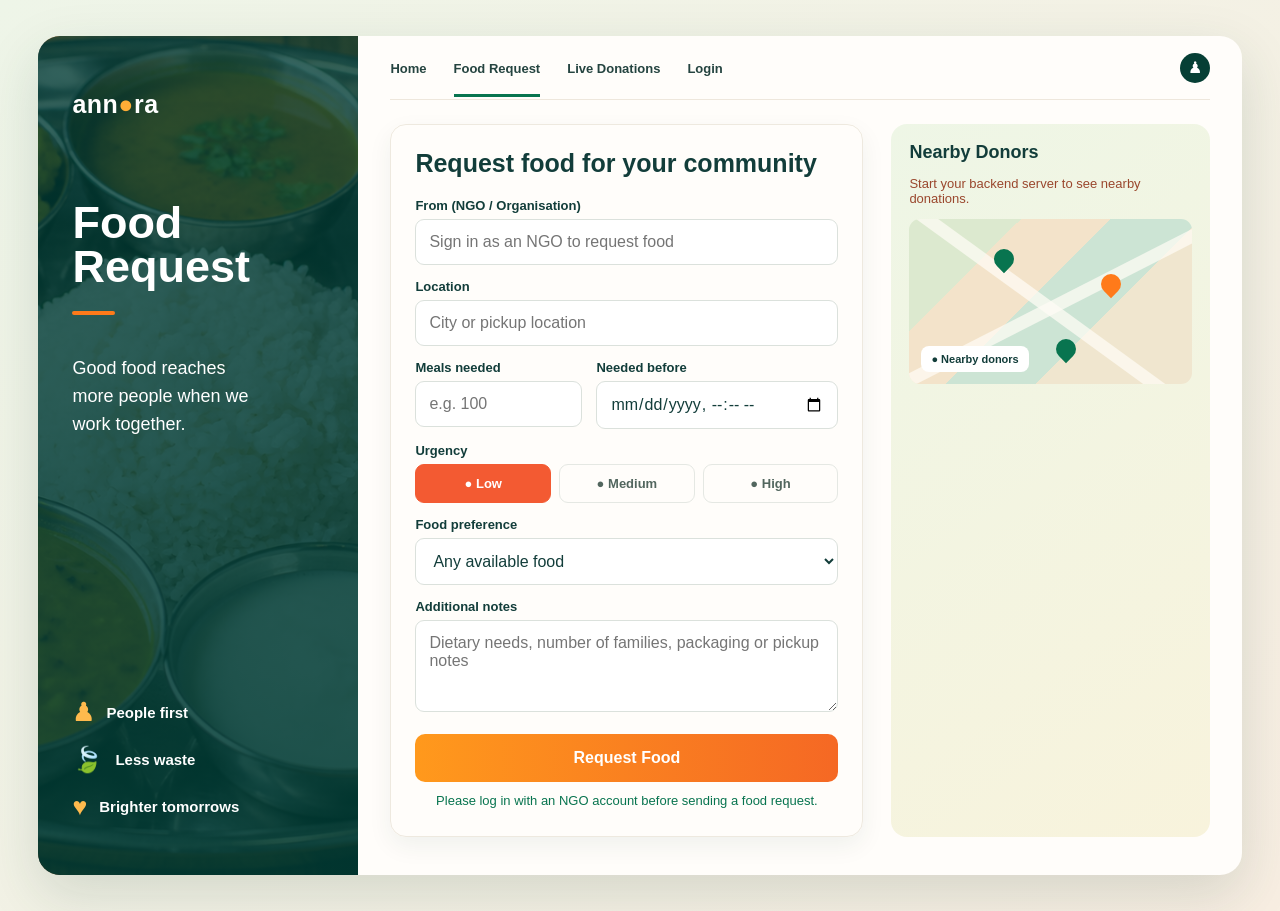
<file: food donation app/food-request.html>
<!DOCTYPE html>
<html lang="en">
<head>
  <meta charset="UTF-8">
  <meta name="viewport" content="width=device-width, initial-scale=1.0">
  <title>Food Request | Annara</title>
  <style>
    :root{--forest:#063f35;--green:#08744f;--orange:#ff7a1a;--ink:#123d3a}*{box-sizing:border-box}body{margin:0;font-family:Arial,Helvetica,sans-serif;color:var(--ink);background:linear-gradient(135deg,#eef5e8,#f8eee2)}.shell{width:min(1450px,94%);min-height:92vh;margin:4vh auto;display:grid;grid-template-columns:320px 1fr;overflow:hidden;border-radius:22px;background:#fffdfa;box-shadow:0 20px 55px #1a403426}.side{min-height:720px;padding:54px 34px;color:white;background:linear-gradient(#003c35c9,#003c35df),url('images/vegetarian-thali.png') center/cover;display:flex;flex-direction:column}.brand{font-size:25px;font-weight:800;letter-spacing:.5px}.brand span{color:#ffad36}.side h1{font-size:45px;line-height:.98;margin:82px 0 22px}.line{width:43px;height:4px;border-radius:8px;background:var(--orange);margin-bottom:22px}.side p{font-size:18px;line-height:1.55;max-width:190px}.promise{margin-top:auto;display:grid;gap:18px;font-size:15px;font-weight:bold}.promise div{display:flex;align-items:center;gap:12px}.promise b{color:#ffba4d;font-size:25px}.main{padding:0 32px 38px}.topbar{height:64px;display:flex;align-items:center;justify-content:space-between;border-bottom:1px solid #eee7dc}.links{display:flex;gap:27px;font-size:13px;font-weight:bold}.links a{text-decoration:none;color:#254440;padding:23px 0 18px}.links a.active{border-bottom:3px solid var(--green)}.avatar{width:30px;height:30px;border-radius:50%;display:grid;place-items:center;background:var(--forest);color:white}.content{display:grid;grid-template-columns:minmax(400px,1.1fr) minmax(280px,.74fr);gap:28px;padding-top:24px}.form-card{padding:24px;border:1px solid #eee9df;border-radius:16px;box-shadow:0 9px 24px #173a3010}.form-card h2{margin:0 0 20px;font-size:25px}.grid{display:grid;grid-template-columns:1fr 1fr;gap:14px}.full{grid-column:1/-1}label{display:block;font-size:13px;font-weight:bold;margin:0 0 6px}input,select,textarea{width:100%;border:1px solid #dbe1dc;border-radius:9px;padding:13px;font:inherit;color:var(--ink);background:white}textarea{min-height:92px;resize:vertical}.urgency{display:grid;grid-template-columns:repeat(3,1fr);gap:8px}.urgency input{display:none}.urgency label{margin:0;padding:11px 8px;text-align:center;border-radius:9px;border:1px solid #e5e8e3;cursor:pointer;color:#52665e}.urgency input:checked+label{background:#f35a32;border-color:#f35a32;color:white}.submit{margin-top:18px;width:100%;border:0;border-radius:10px;padding:15px;cursor:pointer;color:white;font-size:16px;font-weight:bold;background:linear-gradient(90deg,#ff991c,#f56824)}.message{min-height:19px;text-align:center;color:#08744f;font-size:13px;margin:11px 0 0}.nearby{padding:18px;border-radius:16px;background:linear-gradient(145deg,#eef6e6,#f8f3dc)}.nearby h2{margin:0 0 13px;font-size:18px}.donor{display:grid;grid-template-columns:58px 1fr auto;gap:10px;align-items:center;padding:8px;margin-top:9px;border-radius:10px;background:white;box-shadow:0 4px 9px #53754117}.donor img{width:58px;height:48px;object-fit:cover;border-radius:7px}.donor strong{display:block;font-size:13px}.donor small{color:#52716a;font-size:11px}.donor button{border:0;border-radius:6px;background:var(--green);color:white;padding:7px 9px;cursor:pointer;font-size:11px}.map{position:relative;min-height:165px;margin-top:13px;border-radius:11px;overflow:hidden;background:linear-gradient(135deg,#dce9cf 25%,#f3e3ca 25% 45%,#cce4d4 45% 65%,#f0e6cf 65%)}.map:before,.map:after{content:"";position:absolute;inset:50% -10%;height:13px;background:#fffdf6bb;transform:rotate(-27deg)}.map:after{transform:rotate(36deg)}.pin{position:absolute;z-index:1;width:20px;height:20px;border-radius:50% 50% 50% 0;transform:rotate(-45deg);background:var(--green)}.pin.one{top:30px;left:30%}.pin.two{top:55px;right:25%;background:#ff7a1a}.pin.three{bottom:25px;left:52%}.map span{position:absolute;z-index:2;bottom:12px;left:12px;padding:7px 10px;background:white;border-radius:8px;font-size:11px;font-weight:bold}@media(max-width:900px){.shell{grid-template-columns:1fr;margin:0;width:100%;border-radius:0}.side{min-height:290px;padding:28px}.side h1{margin:38px 0 12px;font-size:39px}.promise{margin-top:20px;grid-template-columns:repeat(3,1fr)}.main{padding:0 18px 28px}.content{grid-template-columns:1fr}}@media(max-width:560px){.links{gap:13px;font-size:11px}.links a:nth-child(3),.links a:nth-child(4){display:none}.grid{grid-template-columns:1fr}.full{grid-column:auto}.promise{grid-template-columns:1fr}}
  </style>
</head>
<body>
  <div class="shell">
    <aside class="side">
<div class="brand">ann<span>●</span>ra</div>
<h1>Food<br>Request</h1>
<div class="line">
</div>
<p>Good food reaches more people when we work together.</p>
<div class="promise">
<div>
<b>♟</b> People first</div>
<div>
<b>🍃</b> Less waste</div>
<div>
<b>♥</b> Brighter tomorrows</div>
</div>
</aside>
    <main class="main">
      <header class="topbar">
<nav class="links">
<a href="index.html">Home</a>
<a class="active" href="food-request.html">Food Request</a>
<a href="live-donations.html">Live Donations</a>
<a href="login.html">Login</a>
</nav>
<div class="avatar" title="Your account">♟</div>
</header>
      <div class="content">
        <section class="form-card">
<h2>Request food for your community</h2>
<form id="requestForm">
<div class="grid">
<div class="full">
<label for="ngoName">From (NGO / Organisation)</label>
<input id="ngoName" readonly placeholder="Sign in as an NGO to request food">
</div>
<div class="full">
<label for="location">Location</label>
<input id="location" placeholder="City or pickup location" required>
</div>
<div>
<label for="meals">Meals needed</label>
<input id="meals" type="number" min="1" placeholder="e.g. 100" required>
</div>
<div>
<label for="neededBefore">Needed before</label>
<input id="neededBefore" type="datetime-local" required>
</div>
<div class="full">
<label>Urgency</label>
<div class="urgency">
<input id="low" name="urgency" value="Low" type="radio" checked>
<label for="low">● Low</label>
<input id="medium" name="urgency" value="Medium" type="radio">
<label for="medium">● Medium</label>
<input id="high" name="urgency" value="High" type="radio">
<label for="high">● High</label>
</div>
</div>
<div class="full">
<label for="foodType">Food preference</label>
<select id="foodType">
<option value="">Any available food</option>
<option>Vegetarian meals</option>
<option>Vegan meals</option>
<option>Mixed meals</option>
</select>
</div>
<div class="full">
<label for="notes">Additional notes</label>
<textarea id="notes" placeholder="Dietary needs, number of families, packaging or pickup notes">
</textarea>
</div>
</div>
<button class="submit" type="submit">Request Food</button>
<p class="message" id="requestMessage">
</p>
</form>
</section>
        <aside class="nearby">
<h2>Nearby Donors</h2>
<div id="nearbyDonors">
<p style="font-size:13px;color:#52716a">Loading available food…</p>
</div>
<div class="map">
<i class="pin one">
</i>
<i class="pin two">
</i>
<i class="pin three">
</i>
<span>● Nearby donors</span>
</div>
</aside>
      </div>
    </main>
  </div>
  <script>
    const API_URL='http://localhost:5001/api';const user=JSON.parse(localStorage.getItem('annaraUser')||'null');const token=localStorage.getItem('annaraToken');const ngoName=document.getElementById('ngoName');if(user)ngoName.value=user.fullName||user.email||'';
    function imageFor(type){return type==='veg'||type==='vegetarian'?'images/vegetarian-thali.png':type==='vegan'?'images/vegetarian-buffet.png':'images/rice-dal-vegetables.png'}
    async function loadNearby(){const box=document.getElementById('nearbyDonors');try{const response=await fetch(API_URL+'/donations');const items=await response.json();if(!response.ok)throw new Error();if(!items.length){box.innerHTML='<p style="font-size:13px;color:#52716a">No donations yet. Restaurants can publish food from the Home page.</p>';return}box.innerHTML=items.slice(0,3).map(item=>`<article class="donor">
<img src="${imageFor(item.foodType)}" alt="Food donation">
<div>
<strong>${item.restaurantName||'Nearby restaurant'}</strong>
<small>📍 ${item.city||'Nearby'} · ${item.mealCount} meals</small>
</div>
<button type="button" onclick="chooseDonation(${item.mealCount})">Request</button>
</article>`).join('')}catch{box.innerHTML='<p style="font-size:13px;color:#9a472d">Start your backend server to see nearby donations.</p>'}}
    function chooseDonation(meals){document.getElementById('meals').value=meals;document.getElementById('requestForm').scrollIntoView({behavior:'smooth'})}
    document.getElementById('requestForm').addEventListener('submit',async event=>{event.preventDefault();const message=document.getElementById('requestMessage');if(!token||!user){message.textContent='Please sign in with an NGO account first.';setTimeout(()=>location.href='login.html',1200);return}if(user.role!=='ngo'){message.textContent='Please use an NGO account to request food.';return}const notes=`${document.getElementById('notes').value.trim()}${document.getElementById('location').value.trim()?'\nLocation: '+document.getElementById('location').value.trim():''}\nUrgency: ${document.querySelector('input[name=urgency]:checked').value}`;try{const response=await fetch(API_URL+'/food-requests',{method:'POST',headers:{'Content-Type':'application/json','Authorization':'Bearer '+token},body:JSON.stringify({requestedFoodType:document.getElementById('foodType').value,requiredQuantity:Number(document.getElementById('meals').value),neededBefore:document.getElementById('neededBefore').value,notes})});const data=await response.json();if(!response.ok)throw new Error(data.message);message.textContent=data.message;event.target.reset();ngoName.value=user.fullName||user.email||''}catch(error){message.textContent=error.message||'Could not send the request. Check that the backend is running.'}});loadNearby();
  </script>
<script>
(() => { const note = document.getElementById('requestMessage'); const currentUser = JSON.parse(localStorage.getItem('annaraUser') || 'null'); const currentToken = localStorage.getItem('annaraToken'); if (!currentToken || !currentUser) note.textContent = 'Please log in with an NGO account before sending a food request.'; else if (currentUser.role !== 'ngo') note.textContent = 'You are signed in as ' + currentUser.role + '. Please log in with an NGO account to send a food request.'; else note.textContent = 'You are signed in as an NGO. Complete the form and click Request Food.'; })();
</script>
</body>
</html>
</file>
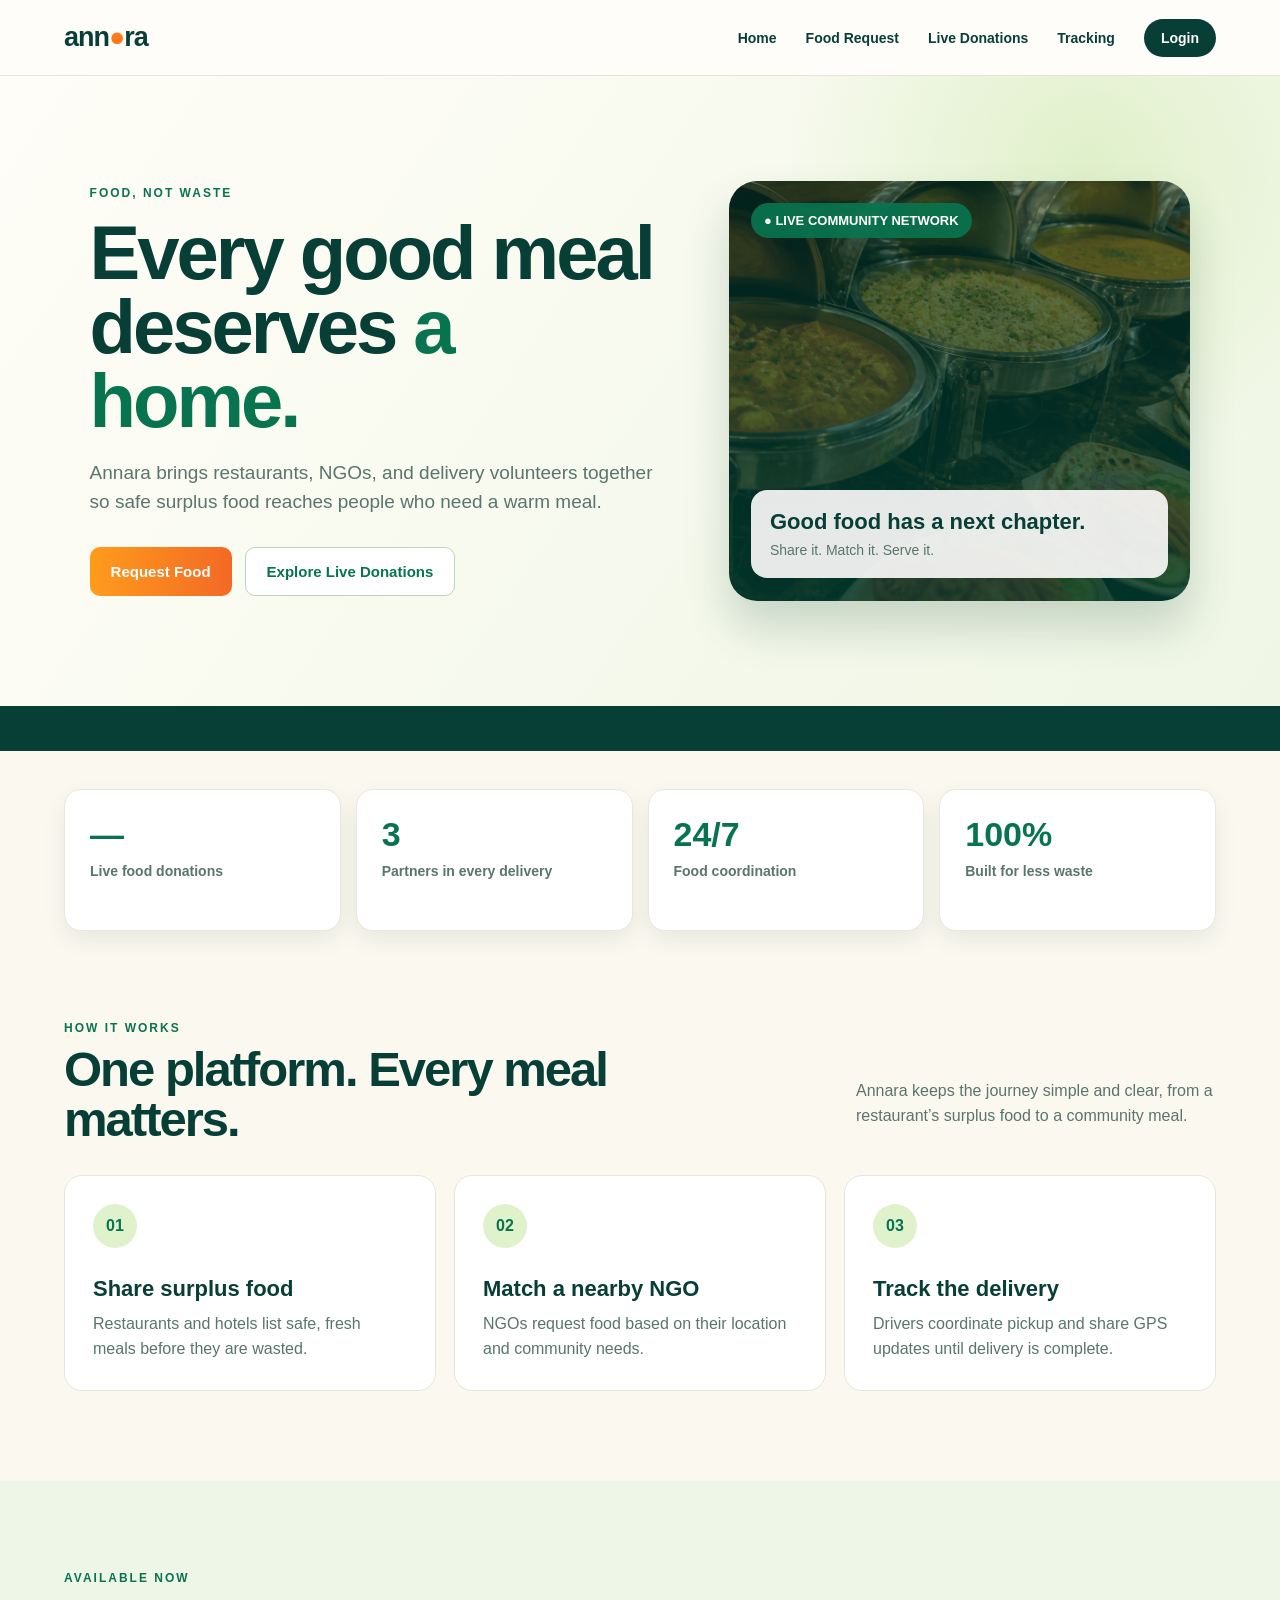
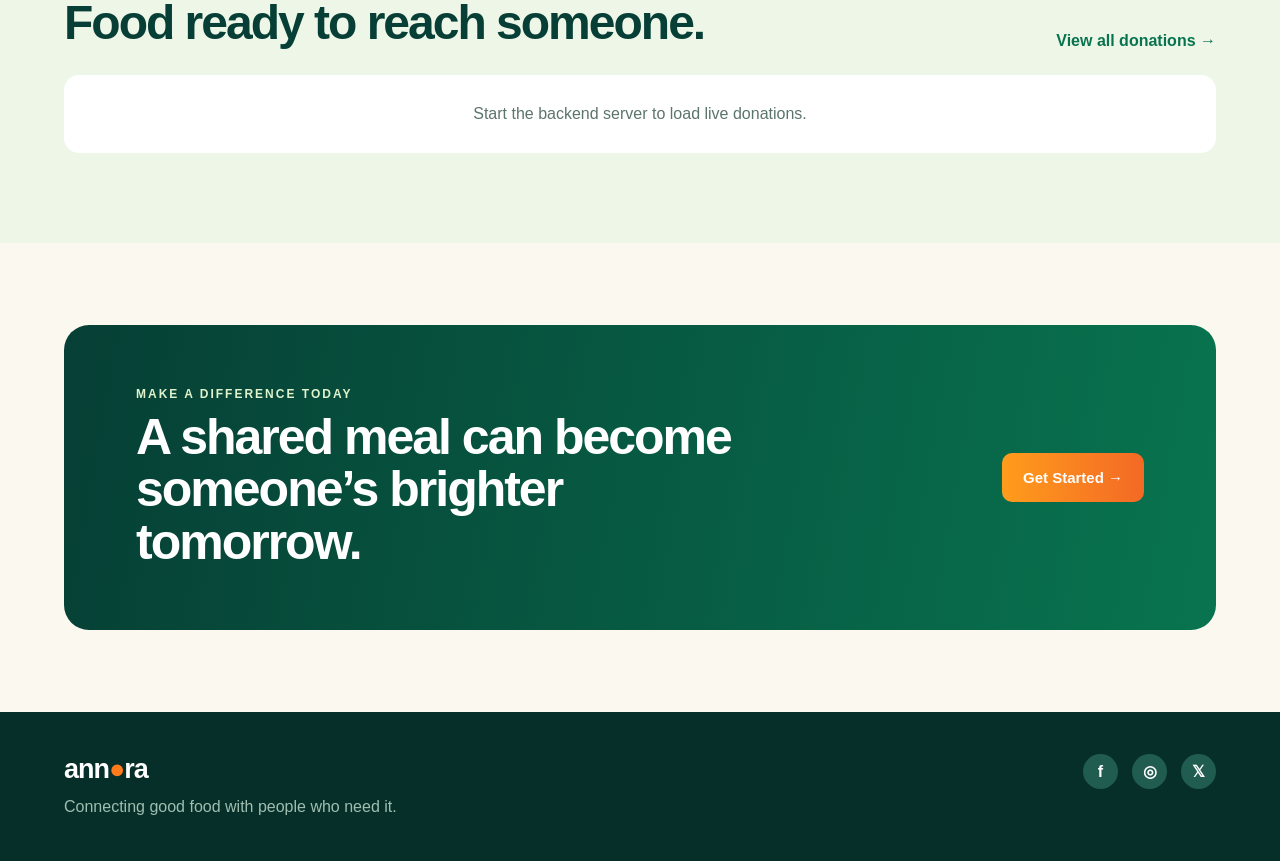
<file: food donation app/home.html>
<!DOCTYPE html>
<html lang="en">
<head>
<meta charset="UTF-8">
<meta name="viewport" content="width=device-width, initial-scale=1.0">
<title>Annara | Food, Not Waste</title>
<style>
:root{--ink:#073f36;--green:#08744f;--lime:#dff2cc;--cream:#fbf8f0;--orange:#ff7a1a;--muted:#5b746d}
*{box-sizing:border-box}
html{scroll-behavior:smooth}
body{margin:0;font-family:Arial,Helvetica,sans-serif;color:var(--ink);background:var(--cream)}
.nav{position:sticky;top:0;z-index:20;height:76px;padding:0 max(5vw,24px);display:flex;align-items:center;justify-content:space-between;background:#fffdfaf2;border-bottom:1px solid #e9e4d8;backdrop-filter:blur(12px)}
.brand{color:var(--ink);text-decoration:none;font-size:27px;font-weight:900;letter-spacing:-1px}
.brand span{color:var(--orange)}
.links{display:flex;align-items:center;gap:29px}
.links a{color:var(--ink);text-decoration:none;font-size:14px;font-weight:700}
.links a:hover{color:var(--green)}
.login{padding:11px 17px;border-radius:24px;background:var(--ink);color:white!important}
.hero{min-height:630px;padding:82px max(7vw,28px);display:grid;grid-template-columns:1.12fr .88fr;gap:52px;align-items:center;overflow:hidden;background:radial-gradient(circle at 85% 15%,#e0f0ca 0,transparent 25%),linear-gradient(125deg,#fffdf7,#eff6e5)}
.eyebrow{margin:0;color:var(--green);font-size:12px;letter-spacing:2px;font-weight:900}
.hero h1{max-width:720px;margin:16px 0 20px;font-size:clamp(45px,6vw,76px);line-height:.97;letter-spacing:-3px}
.hero h1 em{font-style:normal;color:var(--green)}
.hero-text{max-width:600px;color:var(--muted);font-size:19px;line-height:1.55}
.actions{display:flex;flex-wrap:wrap;gap:13px;margin-top:30px}
.button{display:inline-flex;align-items:center;justify-content:center;min-height:49px;padding:0 21px;border-radius:10px;font-size:15px;font-weight:800;text-decoration:none;transition:transform .2s,box-shadow .2s}
.button:hover{transform:translateY(-3px);box-shadow:0 10px 19px #0d463028}
.primary{color:white;background:linear-gradient(90deg,#ff9c1c,#f36925)}
.secondary{color:var(--green);border:1px solid #b9d5c0;background:#fff}
.hero-visual{position:relative;min-height:420px;border-radius:28px;overflow:hidden;background:linear-gradient(180deg,#003e3288,#003e32d1),url('images/vegetarian-buffet.png') center/cover;box-shadow:0 26px 46px #154a3433}
.visual-note{position:absolute;right:22px;bottom:23px;left:22px;padding:19px;border-radius:16px;background:#fffdfde6;color:var(--ink)}
.visual-note strong{display:block;margin-bottom:6px;font-size:22px}
.visual-note span{color:var(--muted);font-size:14px}
.visual-badge{position:absolute;top:22px;left:22px;padding:10px 13px;border-radius:30px;color:#fff;background:#08744feb;font-size:13px;font-weight:bold}
.ticker{overflow:hidden;white-space:nowrap;padding:15px 0;color:#f8f8ed;background:var(--ink);font-size:13px;font-weight:900;letter-spacing:1.5px}
.ticker span{display:inline-block;padding-left:100%;animation:move 25s linear infinite}
@keyframes move{to{transform:translateX(-100%)}
}
.section{width:min(1160px,90%);margin:0 auto;padding:90px 0}
.section-head{display:flex;justify-content:space-between;align-items:end;gap:20px;margin-bottom:30px}
.section-head h2{max-width:610px;margin:10px 0 0;font-size:clamp(31px,4vw,49px);line-height:1.02;letter-spacing:-2px}
.section-copy{max-width:360px;color:var(--muted);line-height:1.55}
.impact{width:min(1160px,90%);margin:38px auto 0;position:relative;z-index:2;display:grid;grid-template-columns:repeat(4,1fr);gap:15px}
.metric{min-height:142px;padding:25px;border:1px solid #e9e8df;border-radius:17px;background:#fff;box-shadow:0 9px 22px #16473315}
.metric b{display:block;color:var(--green);font-size:34px;margin-bottom:8px}
.metric span{color:var(--muted);font-size:14px;font-weight:bold}
.steps{display:grid;grid-template-columns:repeat(3,1fr);gap:18px}
.step{padding:28px;border:1px solid #e5e6dd;border-radius:18px;background:#fff;transition:transform .2s}
.step:hover{transform:translateY(-6px)}
.number{display:grid;place-items:center;width:44px;height:44px;margin-bottom:28px;border-radius:50%;color:var(--green);background:var(--lime);font-weight:900}
.step h3{margin:0 0 10px;font-size:22px}
.step p{margin:0;color:var(--muted);line-height:1.55}
.donation-area{padding:90px 0;background:#eef6e8}
.donation-wrap{width:min(1160px,90%);margin:auto}
.donation-top{display:flex;justify-content:space-between;align-items:end;gap:20px;margin-bottom:25px}
.donation-top h2{margin:10px 0 0;font-size:clamp(31px,4vw,48px);letter-spacing:-2px}
.view-all{color:var(--green);font-weight:bold;text-decoration:none}
.preview-grid{display:grid;grid-template-columns:repeat(3,1fr);gap:19px}
.preview{overflow:hidden;min-height:260px;border-radius:17px;background:#fff;box-shadow:0 10px 22px #16473312}
.preview img{width:100%;height:130px;object-fit:cover}
.preview div{padding:17px}
.pill{display:inline-block;padding:5px 8px;border-radius:20px;color:var(--green);background:#e5f2db;font-size:10px;font-weight:900}
.preview h3{margin:11px 0 7px;font-size:18px}
.preview p{margin:0;color:var(--muted);font-size:13px;line-height:1.5}
.empty{grid-column:1/-1;padding:30px;text-align:center;border-radius:15px;color:var(--muted);background:#fff}
.cta{width:min(1160px,90%);margin:82px auto;padding:62px clamp(25px,6vw,72px);border-radius:25px;display:flex;align-items:center;justify-content:space-between;gap:30px;color:#fff;background:linear-gradient(100deg,#063f35,#08744f)}
.cta h2{max-width:620px;margin:10px 0 0;font-size:clamp(31px,4vw,50px);line-height:1.05;letter-spacing:-2px}
.cta .eyebrow{color:#dff2cc}
footer{padding:42px 5%;color:#cbe4d6;background:#062f29}
.footer-row{display:flex;justify-content:space-between;gap:25px}
.footer-row p{margin:10px 0 0;color:#9fbeb0;line-height:1.5}
.footer-links{display:flex;gap:14px}
.footer-links a{display:grid;place-items:center;width:35px;height:35px;border-radius:50%;color:#fff;text-decoration:none;font-weight:bold;background:#215c50}
.footer-links a:hover{background:var(--orange)}
@media(max-width:900px){.hero{grid-template-columns:1fr;padding-top:62px}
.hero-visual{min-height:330px}
.impact{grid-template-columns:repeat(2,1fr);margin-top:24px}
.links{gap:16px}
.steps,.preview-grid{grid-template-columns:1fr}
.section-head,.donation-top,.cta{align-items:flex-start;flex-direction:column}
.cta{margin:45px auto}
.section{padding:65px 0}
}
@media(max-width:570px){.nav{height:66px;padding:0 18px}
.brand{font-size:23px}
.links a:nth-child(3),.links a:nth-child(4){display:none}
.links{gap:15px}
.hero{min-height:auto;padding:54px 7%}
.hero h1{letter-spacing:-2px}
.hero-text{font-size:16px}
.impact{grid-template-columns:1fr 1fr;width:92%}
.metric{padding:17px;min-height:120px}
.metric b{font-size:28px}
.footer-row{flex-direction:column}
}

</style>
  <style>
    #scrollProgress { position:fixed; top:0; left:0; z-index:50; width:0; height:4px; background:linear-gradient(90deg,#ff9c1c,#08744f); transition:width .08s linear; }

    .reveal { opacity:0; transform:translateY(38px); transition:opacity .75s ease,transform .75s ease; }

    .reveal.visible { opacity:1; transform:translateY(0); }

    .reveal.delay-1 { transition-delay:.13s; }
.reveal.delay-2 { transition-delay:.26s; }
.reveal.delay-3 { transition-delay:.39s; }

    .hero-visual { transition:transform .15s linear; }

    .nav.scrolled { box-shadow:0 5px 22px #073f3617; }

    @media (prefers-reduced-motion:reduce) { .reveal,.reveal.visible { opacity:1; transform:none; transition:none; }
.ticker span { animation:none; padding-left:0; }
 }

  </style>
</head>
<body>
<div id="scrollProgress" aria-hidden="true"></div>
<header class="nav">
<a class="brand" href="home.html">ann<span>●</span>ra</a>
<nav class="links" aria-label="Main navigation">
<a href="home.html">Home</a>
<a href="food-request.html">Food Request</a>
<a href="live-donations.html">Live Donations</a>
<a href="live-tracking.html">Tracking</a>
<a class="login" href="login.html">Login</a>
</nav>
</header>
<main>
<section class="hero">
<div>
<p class="eyebrow">FOOD, NOT WASTE</p>
<h1>Every good meal deserves <em>a home.</em>
</h1>
<p class="hero-text">Annara brings restaurants, NGOs, and delivery volunteers together so safe surplus food reaches people who need a warm meal.</p>
<div class="actions">
<a class="button primary" href="food-request.html">Request Food</a>
<a class="button secondary" href="live-donations.html">Explore Live Donations</a>
</div>
</div>
<div class="hero-visual">
<span class="visual-badge">● LIVE COMMUNITY NETWORK</span>
<div class="visual-note">
<strong>Good food has a next chapter.</strong>
<span>Share it. Match it. Serve it.</span>
</div>
</div>
</section>
<div class="ticker">
<span>FOOD, NOT WASTE ✦ RESTAURANTS SHARE SURPLUS ✦ NGOS REQUEST MEALS ✦ VOLUNTEERS DELIVER HOPE ✦ FOOD, NOT WASTE ✦ RESTAURANTS SHARE SURPLUS ✦ NGOS REQUEST MEALS ✦ VOLUNTEERS DELIVER HOPE ✦</span>
</div>
<section class="impact">
<article class="metric">
<b id="liveCount">—</b>
<span>Live food donations</span>
</article>
<article class="metric">
<b>3</b>
<span>Partners in every delivery</span>
</article>
<article class="metric">
<b>24/7</b>
<span>Food coordination</span>
</article>
<article class="metric">
<b>100%</b>
<span>Built for less waste</span>
</article>
</section>
<section class="section" id="how">
<div class="section-head">
<div>
<p class="eyebrow">HOW IT WORKS</p>
<h2>One platform. Every meal matters.</h2>
</div>
<p class="section-copy">Annara keeps the journey simple and clear, from a restaurant’s surplus food to a community meal.</p>
</div>
<div class="steps">
<article class="step">
<span class="number">01</span>
<h3>Share surplus food</h3>
<p>Restaurants and hotels list safe, fresh meals before they are wasted.</p>
</article>
<article class="step">
<span class="number">02</span>
<h3>Match a nearby NGO</h3>
<p>NGOs request food based on their location and community needs.</p>
</article>
<article class="step">
<span class="number">03</span>
<h3>Track the delivery</h3>
<p>Drivers coordinate pickup and share GPS updates until delivery is complete.</p>
</article>
</div>
</section>
<section class="donation-area">
<div class="donation-wrap">
<div class="donation-top">
<div>
<p class="eyebrow">AVAILABLE NOW</p>
<h2>Food ready to reach someone.</h2>
</div>
<a class="view-all" href="live-donations.html">View all donations →</a>
</div>
<div class="preview-grid" id="previewGrid">
<div class="empty">Loading live donations…</div>
</div>
</div>
</section>
<section class="cta">
<div>
<p class="eyebrow">MAKE A DIFFERENCE TODAY</p>
<h2>A shared meal can become someone’s brighter tomorrow.</h2>
</div>
<a class="button primary" href="food-request.html">Get Started →</a>
</section>
</main>
<footer>
<div class="footer-row">
<div>
<a class="brand" href="home.html" style="color:white">ann<span>●</span>ra</a>
<p>Connecting good food with people who need it.</p>
</div>
<div class="footer-links">
<a href="https://www.facebook.com/" target="_blank" rel="noopener noreferrer">f</a>
<a href="https://www.instagram.com/" target="_blank" rel="noopener noreferrer">◎</a>
<a href="https://x.com/" target="_blank" rel="noopener noreferrer">𝕏</a>
</div>
</div>
</footer>
<script>const grid=document.getElementById('previewGrid');const imageFor=(name='',type='')=>{const meal=name.toLowerCase();if(meal.includes('biryani'))return 'images/vegetarian-buffet.png';if(meal.includes('thali'))return 'images/vegetarian-thali.png';if(meal.includes('rice')||meal.includes('dal')||meal.includes('curry'))return 'images/rice-dal-vegetables.png';if(meal.includes('bread')||meal.includes('snack'))return 'images/bread.jpg';if(meal.includes('mixed')||meal.includes('buffet'))return 'images/buffet.jpg';if(meal.includes('vegan')||type==='vegan')return 'images/vegetarian-dinner.png';return type==='mixed'?'images/buffet.jpg':'images/vegetarian-dinner.png'};const safe=v=>{const e=document.createElement('div');e.textContent=v||'';return e.innerHTML}
;fetch('http://localhost:5001/api/donations').then(r=>r.json()).then(d=>{document.getElementById('liveCount').textContent=Array.isArray(d)?d.length:'—';if(!Array.isArray(d)||!d.length){grid.innerHTML='<div class="empty">No live donations yet. Restaurants can publish food after they log in.</div>';return}
grid.innerHTML=d.slice(0,3).map(x=>`<article class="preview">
<img src="${imageFor(x.foodName,x.foodType)}
" alt="Food donation">
<div>
<span class="pill">AVAILABLE NOW</span>
<h3>${safe(x.foodName)}
</h3>
<p>${safe(x.restaurantName)}
 · ${safe(x.city)}
</p>
<p>
<b>${x.mealCount}
 meals</b> ready for pickup</p>
</div>
</article>`).join('')}
).catch(()=>grid.innerHTML='<div class="empty">Start the backend server to load live donations.</div>');</script>
<script>
  (() => {
    const revealItems = [
      ...document.querySelectorAll('.impact .metric'),
      ...document.querySelectorAll('.section-head, .step'),
      ...document.querySelectorAll('.donation-top, .preview, .cta')
    ];
    revealItems.forEach((element, index) => {
      element.classList.add('reveal');
      if (element.classList.contains('metric') || element.classList.contains('step')) element.classList.add('delay-' + (index % 4));
    }
);
    const observer = new IntersectionObserver(entries => entries.forEach(entry => {
      if (entry.isIntersecting) { entry.target.classList.add('visible'); observer.unobserve(entry.target); }

    }
), { threshold:0.16 }
);
    revealItems.forEach(item => observer.observe(item));

    const donationGrid = document.getElementById('previewGrid');
    const revealLoadedCards = () => donationGrid.querySelectorAll('.preview:not(.reveal)').forEach((card, index) => {
      card.classList.add('reveal', 'delay-' + (index % 3));
      observer.observe(card);
    }
);
    new MutationObserver(revealLoadedCards).observe(donationGrid, { childList:true }
);
    revealLoadedCards();

    const progress = document.getElementById('scrollProgress');
    const nav = document.querySelector('.nav');
    const visual = document.querySelector('.hero-visual');
    const updateScrollEffects = () => {
      const maxScroll = document.documentElement.scrollHeight - window.innerHeight;
      progress.style.width = (maxScroll > 0 ? (window.scrollY / maxScroll) * 100 : 0) + '%';
      nav.classList.toggle('scrolled', window.scrollY > 12);
      if (visual && window.scrollY < 700) visual.style.transform = 'translateY(' + Math.min(window.scrollY * .07, 34) + 'px)';
    }
;
    window.addEventListener('scroll', updateScrollEffects, { passive:true }
);
    updateScrollEffects();
  }
)();
</script>
</body>
</html>
</file>
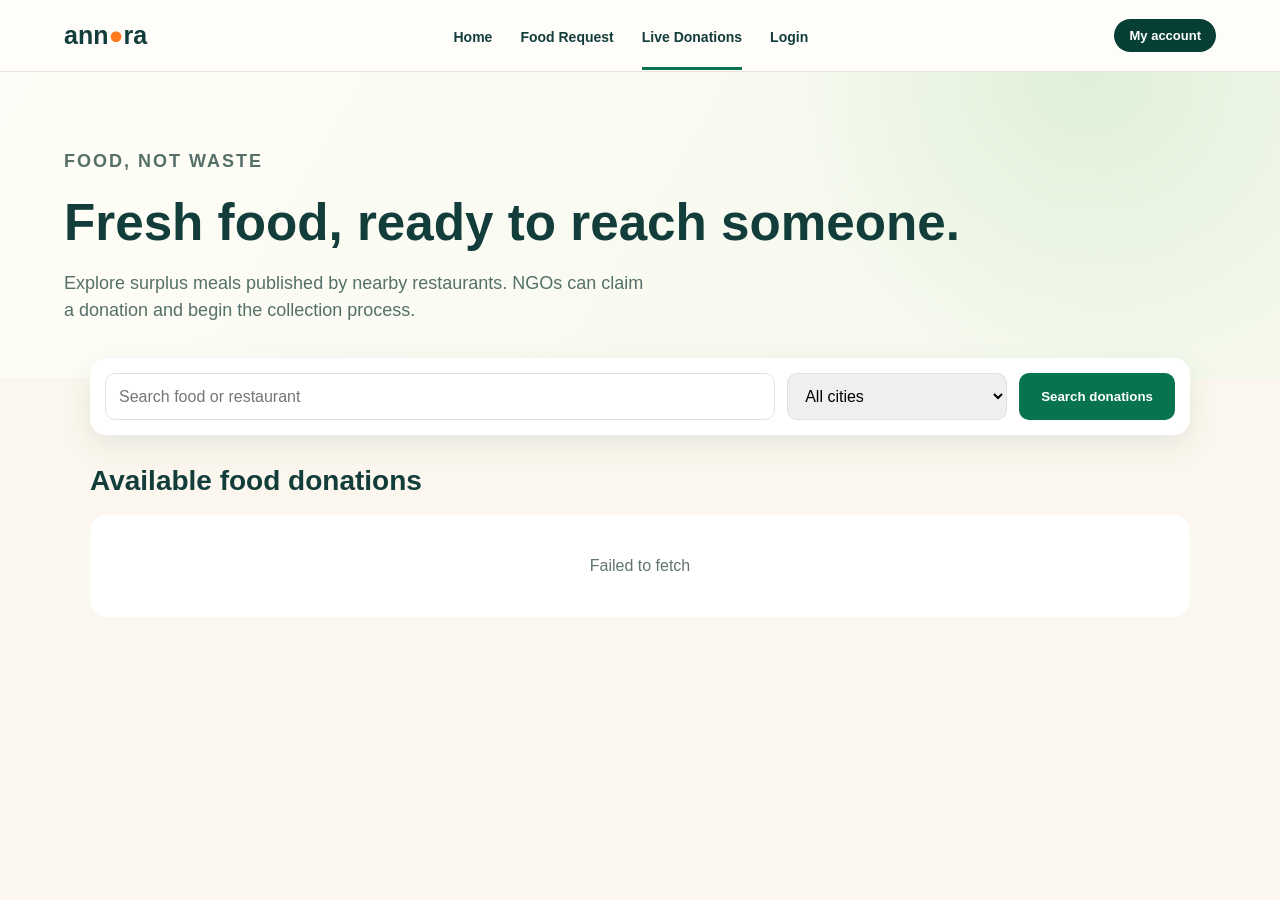
<file: food donation app/live-donations.html>
<!doctype html>
<html lang="en">
<head>
<meta charset="utf-8">
<meta name="viewport" content="width=device-width,initial-scale=1">
<title>Live Donations | Annara</title>
<style>:root{--g:#08744f;--d:#073f36;--c:#fbf7ee;--t:#123d3a}*{box-sizing:border-box}body{margin:0;font-family:Arial,sans-serif;background:var(--c);color:var(--t)}.top{padding:0 5%;height:72px;background:#fffdfa;display:flex;align-items:center;justify-content:space-between;border-bottom:1px solid #e9e5d9}.brand{font-weight:800;font-size:25px}.brand span{color:#ff7a1a}nav{display:flex;gap:28px}nav a{text-decoration:none;color:var(--t);font-size:14px;font-weight:bold;padding:27px 0 22px}nav a.active{border-bottom:3px solid var(--g)}.login{background:var(--d);color:#fff;border-radius:20px;padding:9px 15px;text-decoration:none;font-size:13px;font-weight:bold}.hero{padding:58px 5% 36px;background:radial-gradient(circle at 85% 0,#dff0d8,transparent 27%),linear-gradient(120deg,#fffdf7,#f3f8eb)}.eyebrow{color:var(--g);font-weight:bold;letter-spacing:2px;font-size:12px}.hero h1{font-size:clamp(34px,4vw,58px);margin:12px 0}.hero p{max-width:590px;color:#547069;font-size:18px;line-height:1.5}.filters{width:min(1100px,90%);margin:-20px auto 28px;padding:15px;background:white;border-radius:16px;box-shadow:0 10px 30px #28513d19;display:grid;grid-template-columns:1fr 220px auto;gap:12px}.filters input,.filters select{width:100%;border:1px solid #dbe4dc;border-radius:10px;padding:13px;font:inherit}.filters button{border:0;border-radius:10px;padding:0 22px;background:var(--g);color:white;font-weight:bold;cursor:pointer}.wrap{width:min(1100px,90%);margin:0 auto 55px}.heading{display:flex;justify-content:space-between;align-items:center;margin:30px 0 18px}.heading h2{margin:0;font-size:28px}.heading span{color:#5e786e;font-size:14px}.cards{display:grid;grid-template-columns:repeat(3,1fr);gap:20px}.card{overflow:hidden;background:white;border:1px solid #e8e7df;border-radius:18px;box-shadow:0 8px 22px #1f493411}.card img{width:100%;height:165px;object-fit:cover}.card main{padding:17px}.tag{display:inline-block;padding:6px 9px;border-radius:20px;background:#e7f3da;color:var(--g);font-size:11px;font-weight:bold}.card h3{font-size:20px;margin:12px 0 5px}.card p{margin:5px 0;color:#5c746d;font-size:14px}.card footer{display:flex;align-items:center;justify-content:space-between;margin-top:16px}.meals{font-weight:bold}.claim{border:0;background:var(--g);color:white;border-radius:8px;padding:10px 13px;font-weight:bold;cursor:pointer}.empty{grid-column:1/-1;text-align:center;padding:42px;background:white;border-radius:16px;color:#61756e}@media(max-width:800px){nav{gap:14px}nav a{font-size:12px}.filters{grid-template-columns:1fr}.filters button{padding:13px}.cards{grid-template-columns:1fr}.hero{padding-top:35px}}@media(max-width:500px){.top{padding:0 4%}.brand{font-size:20px}nav a:nth-child(4){display:none}.login{display:none}.wrap,.filters{width:92%}}</style>
</head>
<body>
<header class="top">
<div class="brand">ann<span>●</span>ra</div>
<nav>
<a href="index.html">Home</a>
<a href="food-request.html">Food Request</a>
<a class="active" href="live-donations.html">Live Donations</a>
<a href="login.html">Login</a>
</nav>
<a class="login" href="login.html">My account</a>
</header>
<section class="hero">
<p class="eyebrow">FOOD, NOT WASTE</p>
<h1>Fresh food, ready to reach someone.</h1>
<p>Explore surplus meals published by nearby restaurants. NGOs can claim a donation and begin the collection process.</p>
</section>
<section class="filters">
<input id="search" type="search" placeholder="Search food or restaurant">
<select id="city">
<option value="">All cities</option>
<option value="Bengaluru">Bengaluru</option>
<option value="Kolkata">Kolkata</option>
<option value="New Delhi">New Delhi</option>
</select>
<button id="searchButton">Search donations</button>
</section>
<main class="wrap">
<div class="heading">
<h2>Available food donations</h2>
<span id="count">Loading…</span>
</div>
<section class="cards" id="cards">
</section>
</main>
<script>const API='http://localhost:5001/api',cards=document.getElementById('cards'),count=document.getElementById('count'),user=JSON.parse(localStorage.getItem('annaraUser')||'null'),token=localStorage.getItem('annaraToken');function image(t){return t==='veg'||t==='vegetarian'?'images/vegetarian-thali.png':t==='vegan'?'images/vegetarian-buffet.png':t==='mixed'?'images/buffet.jpg':'images/rice-dal-vegetables.png'}function esc(v){const d=document.createElement('div');d.textContent=v||'';return d.innerHTML}async function load(){cards.innerHTML='<div class="empty">Loading live donations…</div>';const p=new URLSearchParams();if(search.value.trim())p.set('search',search.value.trim());if(city.value)p.set('city',city.value);try{const r=await fetch(API+'/donations?'+p),data=await r.json();if(!r.ok)throw Error(data.message);count.textContent=data.length+' donation'+(data.length===1?'':'s')+' available';if(!data.length){cards.innerHTML='<div class="empty">No food donations match your search yet.</div>';return}cards.innerHTML=data.map(x=>`<article class="card">
<img src="${image(x.foodType)}" alt="Available food">
<main>
<span class="tag">AVAILABLE NOW</span>
<h3>${esc(x.foodName)}</h3>
<p>${esc(x.restaurantName)} · ${esc(x.city)}</p>
<p>Pickup before: ${new Date(x.pickupBefore).toLocaleString()}</p>
<footer>
<span class="meals">${x.mealCount} meals</span>
<button class="claim" onclick="claim(${x.id},${x.mealCount})">Claim food</button>
</footer>
</main>
</article>`).join('')}catch{count.textContent='';cards.innerHTML='<div class="empty">Cannot load donations. Keep the backend terminal running, then refresh.</div>'}}async function claim(id,max){if(!token||!user){location.href='login.html';return}if(user.role!=='ngo'){alert('Please sign in with an NGO account to claim food.');return}const n=Number(prompt('How many meals do you need? (Maximum '+max+')',max));if(!n)return;try{const r=await fetch(API+'/donations/'+id+'/claim',{method:'POST',headers:{'Content-Type':'application/json',Authorization:'Bearer '+token},body:JSON.stringify({requestedMeals:n})}),d=await r.json();if(!r.ok)throw Error(d.message);alert(d.message);load()}catch(e){alert(e.message||'Could not claim this donation.')}}searchButton.onclick=load;search.onkeydown=e=>{if(e.key==='Enter')load()};load();</script>
<script>
(() => {
  const searchInput = document.getElementById('search'), cityInput = document.getElementById('city'), searchButton = document.getElementById('searchButton'), cardArea = document.getElementById('cards'), countLabel = document.getElementById('count'); let timer;
  const escapeText = value => { const e = document.createElement('div'); e.textContent = value || ''; return e.innerHTML; };
  const imageFor = (name = '', type = '') => { const meal = name.toLowerCase(); if (meal.includes('biryani')) return 'images/vegetarian-buffet.png'; if (meal.includes('thali')) return 'images/vegetarian-thali.png'; if (meal.includes('rice') || meal.includes('dal') || meal.includes('curry')) return 'images/rice-dal-vegetables.png'; if (meal.includes('bread') || meal.includes('snack')) return 'images/bread.jpg'; if (meal.includes('mixed') || meal.includes('buffet')) return 'images/buffet.jpg'; if (meal.includes('vegan') || type === 'vegan') return 'images/vegetarian-dinner.png'; return type === 'mixed' ? 'images/buffet.jpg' : 'images/vegetarian-dinner.png'; };
  async function runSearch() { cardArea.innerHTML = '<div class="empty">Searching donations…</div>'; const p = new URLSearchParams(); if (searchInput.value.trim()) p.set('search', searchInput.value.trim()); if (cityInput.value) p.set('city', cityInput.value); try { const r = await fetch('http://localhost:5001/api/donations?' + p); const list = await r.json(); if (!r.ok) throw Error(list.message || 'Could not search donations.'); countLabel.textContent = list.length + ' donation' + (list.length === 1 ? '' : 's') + ' available'; if (!list.length) { cardArea.innerHTML = '<div class="empty">No donations found. A restaurant must first publish a food donation using a Restaurant account.</div>'; return; } cardArea.innerHTML = list.map(d => `<article class="card"><img src="${imageFor(d.foodName, d.foodType)}" alt="Available food"><main><span class="tag">AVAILABLE NOW</span><h3>${escapeText(d.foodName)}</h3><p>${escapeText(d.restaurantName)} · ${escapeText(d.city)}</p><p>Pickup before: ${new Date(d.pickupBefore).toLocaleString()}</p><footer><span class="meals">${d.mealCount} meals</span><button class="claim" onclick="claim(${d.id},${d.mealCount})">Claim food</button></footer></main></article>`).join(''); } catch (error) { countLabel.textContent = ''; cardArea.innerHTML = '<div class="empty">' + escapeText(error.message || 'Start the backend server and try again.') + '</div>'; } }
  searchButton.onclick = runSearch; cityInput.onchange = runSearch; searchInput.oninput = () => { clearTimeout(timer); timer = setTimeout(runSearch, 300); }; searchInput.onkeydown = e => { if (e.key === 'Enter') { e.preventDefault(); runSearch(); } }; runSearch();
})();
</script>
</body>
</html>
</file>
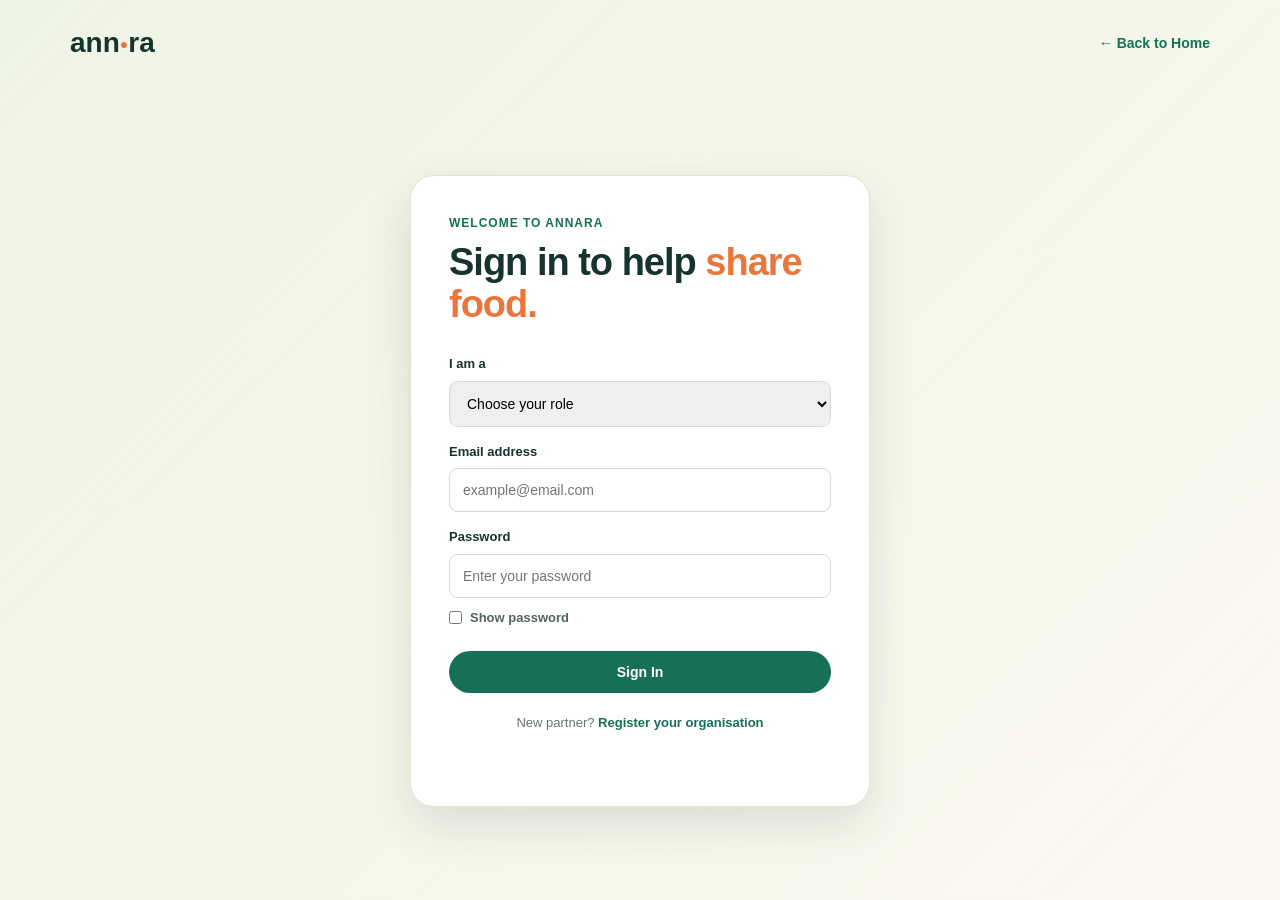
<file: food donation app/login.html>
<!DOCTYPE html>
<html lang="en">
<head>
  <meta charset="UTF-8">
  <meta name="viewport" content="width=device-width, initial-scale=1.0">
  <title>Login | Annara</title>

  <link rel="stylesheet" href="style.css">
</head>

<body class="login-page">
  <nav class="navbar">
    <a href="index.html" class="logo">ann<span>●</span>ra</a>

    <a class="back-link" href="index.html">← Back to Home</a>
  </nav>

  <main class="login-container">
    <section class="login-box">
      <p class="small-title">WELCOME TO ANNARA</p>
      <h1>Sign in to help <span>share food.</span></h1>

      <form id="loginForm">
        <label for="role">I am a</label>
        <select id="role" required>
          <option value="">Choose your role</option>
          <option value="restaurant">Restaurant / Hotel</option>
          <option value="ngo">NGO / Shelter Home</option>
          <option value="driver">Volunteer / Driver</option>
          <option value="admin">Admin</option>
        </select>

        <label for="email">Email address</label>
        <input
          type="email"
          id="email"
          placeholder="example@email.com"
          required
        >

        <label for="password">Password</label>
        <input
          type="password"
          id="password"
          placeholder="Enter your password"
          required
        >
        <label class="show-password">
          <input type="checkbox" onchange="document.getElementById('password').type = this.checked ? 'text' : 'password'">
          Show password
        </label>

        <button class="main-btn login-btn" type="submit">
          Sign In
        </button>
      </form>

      <p class="register-text">
        New partner?
        <a href="register.html">Register your organisation</a>
      </p>

      <p id="loginMessage" class="login-message"></p>
    </section>
  </main>

<script src="script.js"></script>
</body>
</html>
</file>
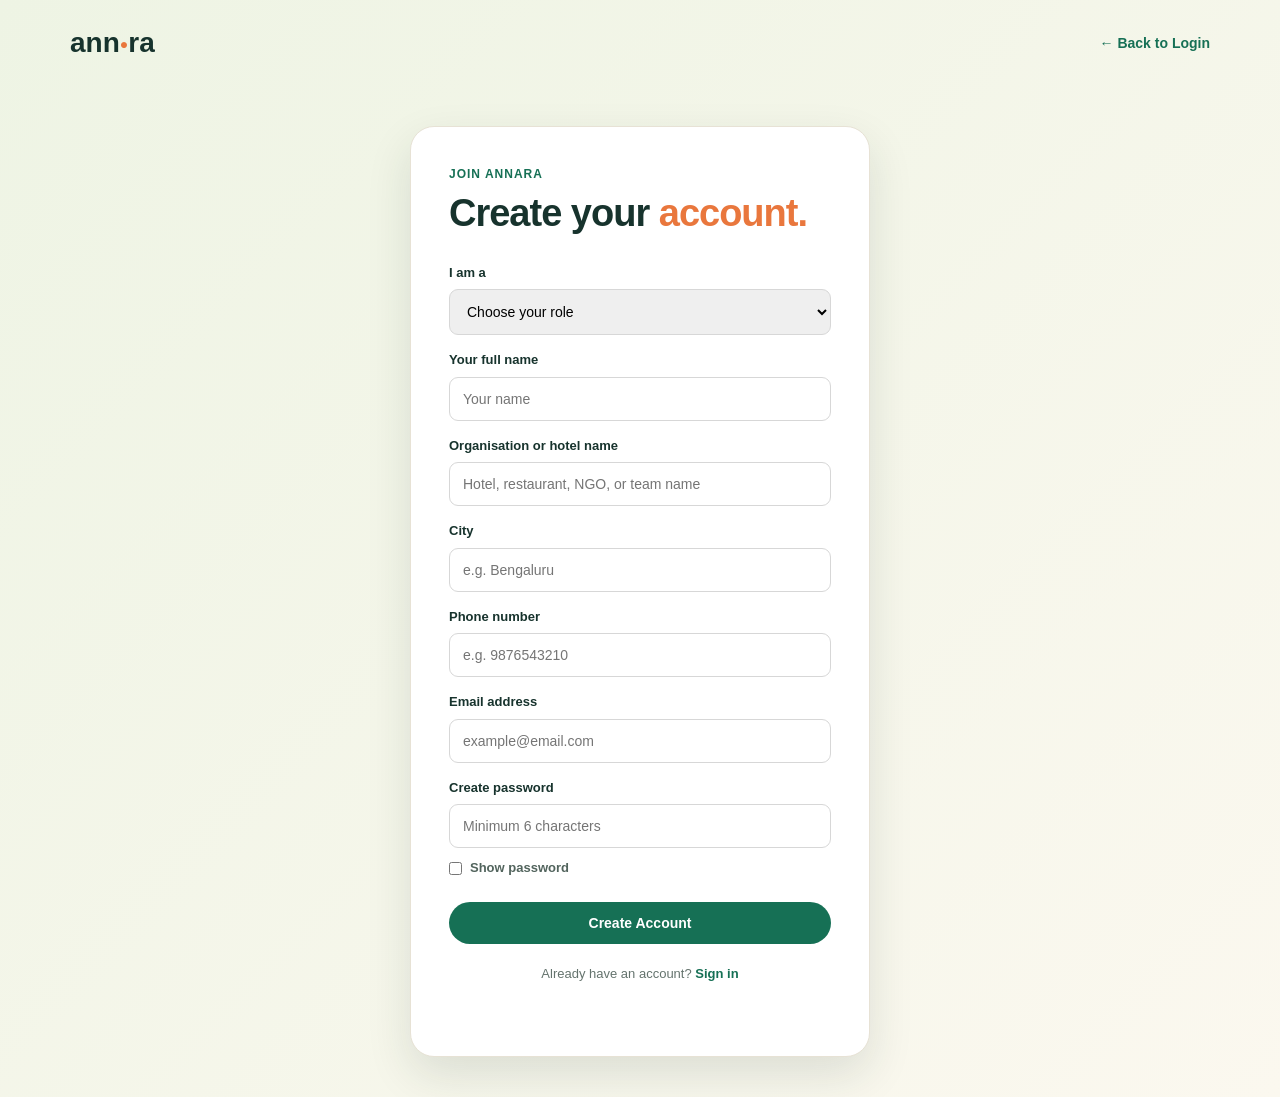
<file: food donation app/register.html>
<!DOCTYPE html>
<html lang="en">
<head>
  <meta charset="UTF-8">
  <meta name="viewport" content="width=device-width, initial-scale=1.0">
  <title>Register | Annara</title>
  <link rel="stylesheet" href="style.css">
</head>

<body class="login-page">
  <nav class="navbar">
    <a href="index.html" class="logo">ann<span>●</span>ra</a>

    <a class="back-link" href="login.html">← Back to Login</a>
  </nav>

  <main class="login-container">
    <section class="login-box">
      <p class="small-title">JOIN ANNARA</p>
      <h1>Create your <span>account.</span></h1>

      <form id="registerForm">
        <label for="registerRole">I am a</label>
        <select id="registerRole" required>
          <option value="">Choose your role</option>
          <option value="restaurant">Restaurant / Hotel</option>
          <option value="ngo">NGO / Shelter Home</option>
          <option value="driver">Volunteer / Driver</option>
        </select>

        <label for="registerName">Your full name</label>
        <input type="text" id="registerName" placeholder="Your name" required>

        <label for="registerOrganisation">Organisation or hotel name</label>
        <input type="text" id="registerOrganisation" placeholder="Hotel, restaurant, NGO, or team name" required>

        <label for="registerCity">City</label>
        <input type="text" id="registerCity" placeholder="e.g. Bengaluru" required>

        <label for="registerPhone">Phone number</label>
        <input type="tel" id="registerPhone" placeholder="e.g. 9876543210" required>

        <label for="registerEmail">Email address</label>
        <input
          type="email"
          id="registerEmail"
          placeholder="example@email.com"
          required
        >

        <label for="registerPassword">Create password</label>
        <input
          type="password"
          id="registerPassword"
          placeholder="Minimum 6 characters"
          required
        >
        <label class="show-password">
          <input type="checkbox" onchange="document.getElementById('registerPassword').type = this.checked ? 'text' : 'password'">
          Show password
        </label>

        <button class="main-btn login-btn" type="submit">
          Create Account
        </button>
      </form>

      <p class="register-text">
        Already have an account?
        <a href="login.html">Sign in</a>
      </p>

      <p id="registerMessage" class="login-message"></p>
    </section>
  </main>

  <script src="script.js"></script>
</body>
</html>
</file>
<file: food donation app/style.css>
* {
  margin: 0;
  padding: 0;
  box-sizing: border-box;
}

html {
  scroll-behavior: smooth;
}

body {
  font-family: Arial, sans-serif;
  background: #fbf8ef;
  color: #17332d;
  line-height: 1.5;
}

/* Navigation */

.navbar {
  max-width: 1200px;
  margin: auto;
  padding: 22px 30px;
  display: flex;
  align-items: center;
  justify-content: space-between;
}

.logo {
  color: #17332d;
  font-size: 28px;
  font-weight: bold;
  text-decoration: none;
}

.logo span {
  color: #e9773d;
  font-size: 14px;
  vertical-align: middle;
}

.nav-links {
  display: flex;
  gap: 25px;
}

.nav-links a {
  color: #17332d;
  font-size: 14px;
  font-weight: bold;
  text-decoration: none;
}

.donate-btn,
.main-btn {
  border: none;
  border-radius: 30px;
  background: #167055;
  color: white;
  padding: 13px 20px;
  font-size: 14px;
  font-weight: bold;
  cursor: pointer;
}

.donate-btn:hover,
.main-btn:hover {
  background: #0d543f;
}

/* Hero Section */

.hero {
  max-width: 1200px;
  margin: auto;
  padding: 65px 30px;
  display: grid;
  grid-template-columns: 1.1fr 0.9fr;
  gap: 60px;
  align-items: center;
}

.small-title {
  color: #167055;
  font-size: 12px;
  font-weight: bold;
  letter-spacing: 1px;
  margin-bottom: 10px;
}

.hero h1 {
  max-width: 650px;
  font-size: 65px;
  line-height: 1;
  letter-spacing: -3px;
  margin-bottom: 22px;
}

.hero h1 span {
  color: #e9773d;
}

.hero-description {
  max-width: 540px;
  color: #64736d;
  font-size: 18px;
  margin-bottom: 28px;
}

/* Live Tracking Card */

.tracking-card {
  min-height: 350px;
  position: relative;
  overflow: hidden;
  border-radius: 30px;
  padding: 28px;
  background: linear-gradient(135deg, #dcecc7, #f5dca0);
  box-shadow: 0 15px 40px rgba(23, 51, 45, 0.15);
}

.tracking-card > p {
  color: #17332d;
  font-size: 11px;
  font-weight: bold;
  letter-spacing: 1px;
}

.tracking-card h2 {
  font-size: 25px;
  margin-top: 5px;
}

.map-line {
  height: 130px;
  position: relative;
  margin-top: 60px;
  border-bottom: 3px dashed #167055;
  border-radius: 50%;
}

.location {
  width: 48px;
  height: 48px;
  position: absolute;
  display: flex;
  align-items: center;
  justify-content: center;
  background: white;
  border-radius: 50%;
  box-shadow: 0 5px 15px rgba(0, 0, 0, 0.12);
  font-size: 24px;
}

.donor-location {
  left: 10%;
  top: 45px;
}

.ngo-location {
  right: 10%;
  top: 15px;
}

.volunteer-location {
  left: 48%;
  top: 85px;
}

.driver-status {
  position: absolute;
  right: 20px;
  bottom: 20px;
  padding: 12px 16px;
  border-radius: 14px;
  background: #17332d;
  color: white;
  font-size: 13px;
}

.online-dot {
  width: 9px;
  height: 9px;
  display: inline-block;
  background: #b9d76e;
  border-radius: 50%;
  margin-right: 6px;
}

/* Stats */

.stats {
  display: grid;
  grid-template-columns: repeat(4, 1fr);
  background: #17332d;
  color: white;
}

.stat-box {
  padding: 30px;
  border-right: 1px solid #466158;
}

.stat-box:last-child {
  border-right: none;
}

.stat-box h2 {
  font-size: 30px;
}

.stat-box p {
  color: #bdd0c3;
  font-size: 13px;
}

/* Donation Board */

.donations-section,
.how-section {
  max-width: 1200px;
  margin: auto;
  padding: 80px 30px;
}

.donations-section h2,
.how-section h2 {
  font-size: 38px;
  letter-spacing: -1px;
  margin-bottom: 28px;
}

.donation-grid {
  display: grid;
  grid-template-columns: repeat(3, 1fr);
  gap: 20px;
}

.donation-card {
  padding: 18px;
  border: 1px solid #e7e2d5;
  border-radius: 22px;
  background: #fffdf8;
}

.food-icon {
  height: 110px;
  display: flex;
  align-items: center;
  justify-content: center;
  background: #f8e3b8;
  border-radius: 15px;
  font-size: 45px;
}

.status {
  display: inline-block;
  margin-top: 18px;
  padding: 5px 8px;
  border-radius: 20px;
  font-size: 10px;
  font-weight: bold;
}

.available {
  background: #e4f1d7;
  color: #167055;
}

.urgent {
  background: #fceddf;
  color: #b65023;
}

.donation-card h3 {
  margin-top: 12px;
  font-size: 18px;
}

.donation-card p {
  color: #64736d;
  font-size: 13px;
  margin-top: 5px;
}

.donation-card button {
  width: 100%;
  margin-top: 18px;
  padding: 11px;
  border: 1px solid #bcd8ca;
  border-radius: 10px;
  background: white;
  color: #167055;
  font-weight: bold;
  cursor: pointer;
}

/* Steps */

.how-section {
  background: #eef4e4;
  max-width: none;
  padding-left: calc((100% - 1140px) / 2);
  padding-right: calc((100% - 1140px) / 2);
}

.steps {
  display: grid;
  grid-template-columns: repeat(3, 1fr);
  gap: 18px;
}

.step {
  padding: 25px;
  border-radius: 18px;
  background: white;
}

.step span {
  display: inline-flex;
  width: 35px;
  height: 35px;
  align-items: center;
  justify-content: center;
  border-radius: 50%;
  background: #e9773d;
  color: white;
  font-weight: bold;
}

.step h3 {
  margin: 16px 0 8px;
}

.step p {
  color: #64736d;
  font-size: 14px;
}

/* Partner Section */

.partner-section {
  max-width: 1140px;
  margin: 80px auto;
  padding: 50px;
  border-radius: 28px;
  background: #e9773d;
  color: white;
  text-align: center;
}

.partner-section h2 {
  margin-bottom: 22px;
  font-size: 38px;
}

.partner-section .main-btn {
  background: white;
  color: #e9773d;
}

/* Popup Form */

.popup {
  display: none;
  position: fixed;
  z-index: 10;
  inset: 0;
  padding: 20px;
  background: rgba(23, 51, 45, 0.7);
  align-items: center;
  justify-content: center;
}

.popup-content {
  width: 100%;
  max-width: 420px;
  position: relative;
  padding: 30px;
  border-radius: 22px;
  background: white;
}

.popup-content h2 {
  margin-bottom: 20px;
}

.popup-content input {
  width: 100%;
  margin-bottom: 14px;
  padding: 12px;
  border: 1px solid #ddd;
  border-radius: 8px;
  font-size: 14px;
}

.close-btn {
  position: absolute;
  top: 10px;
  right: 15px;
  border: none;
  background: transparent;
  color: #64736d;
  font-size: 28px;
  cursor: pointer;
}

/* Footer */

footer {
  display: flex;
  justify-content: space-between;
  padding: 28px 30px;
  color: #64736d;
  font-size: 13px;
  border-top: 1px solid #e7e2d5;
}

/* Mobile Design */

@media (max-width: 768px) {
  .nav-links {
    display: none;
  }

  .hero {
    grid-template-columns: 1fr;
    padding: 40px 20px;
  }

  .hero h1 {
    font-size: 48px;
  }

  .stats {
    grid-template-columns: 1fr 1fr;
  }

  .stat-box {
    border-bottom: 1px solid #466158;
  }

  .donation-grid,
  .steps {
    grid-template-columns: 1fr;
  }

  .donations-section,
  .how-section {
    padding: 60px 20px;
  }

  .partner-section {
    margin: 50px 20px;
    padding: 35px 20px;
  }

  .partner-section h2 {
    font-size: 30px;
  }

  footer {
    display: block;
  }

  footer p {
    margin-bottom: 8px;
  }
}
/* Login Page */

.login-page {
  min-height: 100vh;
  background: linear-gradient(135deg, #eef4e4, #fbf8ef);
}

.back-link {
  color: #167055;
  text-decoration: none;
  font-size: 14px;
  font-weight: bold;
}

.login-container {
  min-height: calc(100vh - 90px);
  display: flex;
  align-items: center;
  justify-content: center;
  padding: 40px 20px;
}

.login-box {
  width: 100%;
  max-width: 460px;
  padding: 38px;
  background: white;
  border: 1px solid #e7e2d5;
  border-radius: 24px;
  box-shadow: 0 18px 45px rgba(23, 51, 45, 0.12);
}

.login-box h1 {
  margin-bottom: 28px;
  font-size: 38px;
  line-height: 1.1;
  letter-spacing: -1px;
}

.login-box h1 span {
  color: #e9773d;
}

.login-box label {
  display: block;
  margin: 15px 0 7px;
  color: #17332d;
  font-size: 13px;
  font-weight: bold;
}

.login-box input,
.login-box select {
  width: 100%;
  padding: 13px;
  border: 1px solid #d7d7d7;
  border-radius: 9px;
  outline: none;
  font-size: 14px;
}

.login-box input:focus,
.login-box select:focus {
  border-color: #167055;
  box-shadow: 0 0 0 3px rgba(22, 112, 85, 0.12);
}

.login-btn {
  width: 100%;
  margin-top: 24px;
}

.register-text {
  margin-top: 20px;
  color: #64736d;
  text-align: center;
  font-size: 13px;
}

.register-text a {
  color: #167055;
  font-weight: bold;
  text-decoration: none;
}

.login-message {
  min-height: 20px;
  margin-top: 15px;
  color: #167055;
  font-size: 13px;
  font-weight: bold;
  text-align: center;
}

.login-box label.show-password {
  display: flex;
  align-items: center;
  gap: 8px;
  margin: 10px 0 0;
  cursor: pointer;
  color: #52645d;
  font-size: 13px;
}

.login-box label.show-password input {
  width: auto;
  margin: 0;
  accent-color: #167055;
}

@media (max-width: 500px) {
  .login-box {
    padding: 28px 22px;
  }

  .login-box h1 {
    font-size: 31px;
  }
}
/* Logged-in User Area */

.user-area {
  display: flex;
  align-items: center;
  gap: 10px;
}

#welcomeUser {
  color: #167055;
  font-size: 13px;
  font-weight: bold;
  white-space: nowrap;
}

.logout-btn {
  padding: 10px 14px;
  border: 1px solid #d7e5dc;
  border-radius: 25px;
  background: white;
  color: #167055;
  font-size: 13px;
  font-weight: bold;
  cursor: pointer;
}

.logout-btn:hover {
  background: #eaf3e9;
}

@media (max-width: 768px) {
  #welcomeUser {
    display: none;
  }

  .user-area {
    gap: 6px;
  }

  .logout-btn {
    padding: 10px;
    font-size: 12px;
  }

  .user-area .donate-btn {
    padding: 10px 12px;
    font-size: 12px;
  }
}
/* Live Notification */

.notification-section {
  max-width: 1200px;
  margin: 45px auto 0;
  padding: 0 30px;
}

.notification-box {
  display: flex;
  align-items: center;
  gap: 18px;
  padding: 20px 24px;
  border-radius: 18px;
  background: #e7f1d8;
  border: 1px solid #d4e5c2;
}

.notification-icon {
  width: 48px;
  height: 48px;
  display: flex;
  align-items: center;
  justify-content: center;
  border-radius: 50%;
  background: #167055;
  font-size: 22px;
}

.notification-box h3 {
  margin: 2px 0 4px;
  color: #17332d;
  font-size: 18px;
}

.notification-box p:not(.small-title) {
  color: #64736d;
  font-size: 14px;
}

.notification-btn {
  margin-left: auto;
  padding: 10px 15px;
  border: none;
  border-radius: 25px;
  background: white;
  color: #167055;
  font-size: 13px;
  font-weight: bold;
  cursor: pointer;
}

.notification-btn:hover {
  background: #167055;
  color: white;
}

@media (max-width: 768px) {
  .notification-section {
    padding: 0 20px;
  }

  .notification-box {
    align-items: flex-start;
    flex-direction: column;
  }

  .notification-btn {
    margin-left: 0;
  }
}
.food-image {
  width: 100%;
  height: 180px;
  display: block;
  object-fit: cover;
  border-radius: 15px;
  background: #f8e3b8;
}
/* Clickable Live Tracking */
.track-live-btn {
  position: absolute;
  left: 28px;
  bottom: 22px;
  padding: 10px 16px;
  border: none;
  border-radius: 25px;
  background: white;
  color: #167055;
  font-size: 13px;
  font-weight: bold;
  cursor: pointer;
}

.track-live-btn:hover {
  background: #167055;
  color: white;
}

/* Tracking Popup */

.tracking-modal {
  display: none;
  position: fixed;
  z-index: 100;
  inset: 0;
  padding: 20px;
  align-items: center;
  justify-content: center;
  background: rgba(23, 51, 45, 0.72);
}

.tracking-popup {
  width: 100%;
  max-width: 650px;
  position: relative;
  padding: 32px;
  border-radius: 25px;
  background: #fffdf8;
  box-shadow: 0 20px 60px rgba(0, 0, 0, 0.3);
}

.tracking-popup h2 {
  margin: 4px 0 25px;
  color: #17332d;
  font-size: 30px;
}

.tracking-close {
  position: absolute;
  top: 15px;
  right: 18px;
  border: none;
  background: transparent;
  color: #64736d;
  font-size: 30px;
  cursor: pointer;
}

/* Map Area */

.live-map {
  min-height: 250px;
  position: relative;
  overflow: hidden;
  border-radius: 20px;
  background: linear-gradient(135deg, #dcecc7, #f8df9d);
}

.live-map::before,
.live-map::after {
  content: "";
  position: absolute;
  width: 500px;
  height: 120px;
  border: 10px solid rgba(255, 255, 255, 0.4);
  border-radius: 50%;
}

.live-map::before {
  top: 25px;
  left: -110px;
  transform: rotate(-20deg);
}

.live-map::after {
  right: -110px;
  bottom: 12px;
  transform: rotate(20deg);
}

.pickup-point,
.delivery-point {
  z-index: 2;
  position: absolute;
  display: flex;
  flex-direction: column;
  align-items: center;
  font-size: 12px;
  font-weight: bold;
}

.pickup-point {
  left: 8%;
  top: 80px;
}

.delivery-point {
  right: 8%;
  top: 80px;
}

.pickup-point span,
.delivery-point span {
  width: 52px;
  height: 52px;
  display: flex;
  align-items: center;
  justify-content: center;
  margin-bottom: 6px;
  border-radius: 50%;
  background: white;
  font-size: 27px;
  box-shadow: 0 5px 15px rgba(0, 0, 0, 0.15);
}

.route-line {
  width: 65%;
  height: 8px;
  position: absolute;
  top: 105px;
  left: 17%;
  overflow: hidden;
  border-radius: 20px;
  background: rgba(22, 112, 85, 0.25);
}

.route-progress {
  width: 35%;
  height: 100%;
  border-radius: 20px;
  background: #167055;
  transition: width 1s ease;
}

.live-rider {
  z-index: 3;
  position: absolute;
  top: 76px;
  left: 35%;
  width: 58px;
  height: 58px;
  display: flex;
  align-items: center;
  justify-content: center;
  border: 4px solid white;
  border-radius: 50%;
  background: #e9773d;
  font-size: 29px;
  box-shadow: 0 8px 20px rgba(117, 64, 26, 0.25);
  transition: left 1s ease;
}

/* Driver Information */

.tracking-details {
  display: grid;
  grid-template-columns: 1fr 1fr;
  gap: 15px;
  margin-top: 20px;
}

.tracking-details div {
  padding: 15px;
  border-radius: 13px;
  background: #f1f5e7;
}

.tracking-details p {
  margin-bottom: 4px;
  color: #64736d;
  font-size: 12px;
}

.tracking-details strong {
  color: #17332d;
  font-size: 15px;
}

.tracking-status {
  margin-top: 16px;
  color: #167055;
  font-size: 13px;
  font-weight: bold;
}

@media (max-width: 600px) {
  .tracking-popup {
    padding: 25px 18px;
  }

  .tracking-popup h2 {
    font-size: 25px;
  }

  .tracking-details {
    grid-template-columns: 1fr;
  }

  .pickup-point {
    left: 3%;
  }

  .delivery-point {
    right: 3%;
  }

  .route-line {
    width: 72%;
    left: 14%;
  }
}
/* Layout correction */

.hero {
  max-width: 1200px;
  margin: auto;
  padding: 65px 30px;
  display: grid;
  grid-template-columns: 1.1fr 0.9fr;
  gap: 60px;
  align-items: center;
}

.stats {
  width: 100%;
  display: grid;
  grid-template-columns: repeat(4, 1fr);
  background: #17332d;
  color: white;
}

.how-section {
  width: 100%;
  max-width: none;
}

.tracking-card {
  position: relative;
}
</file>
